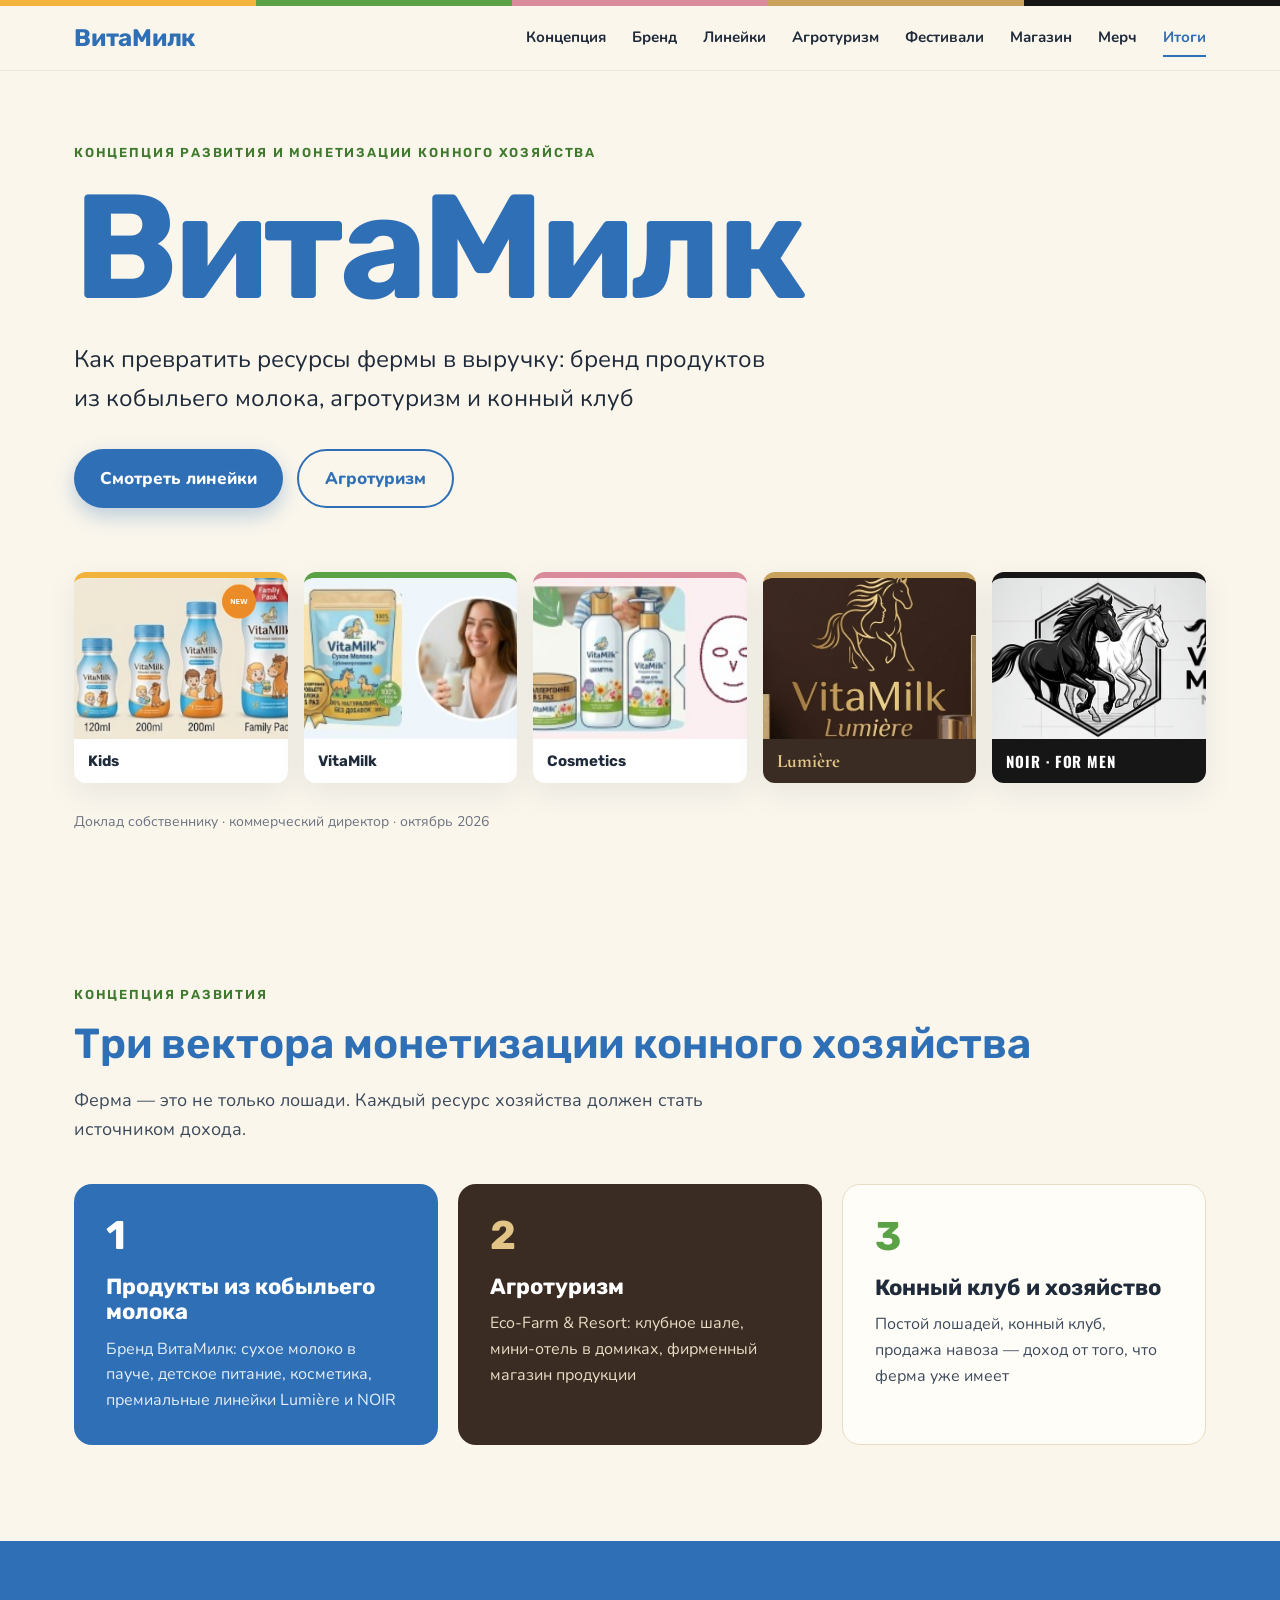
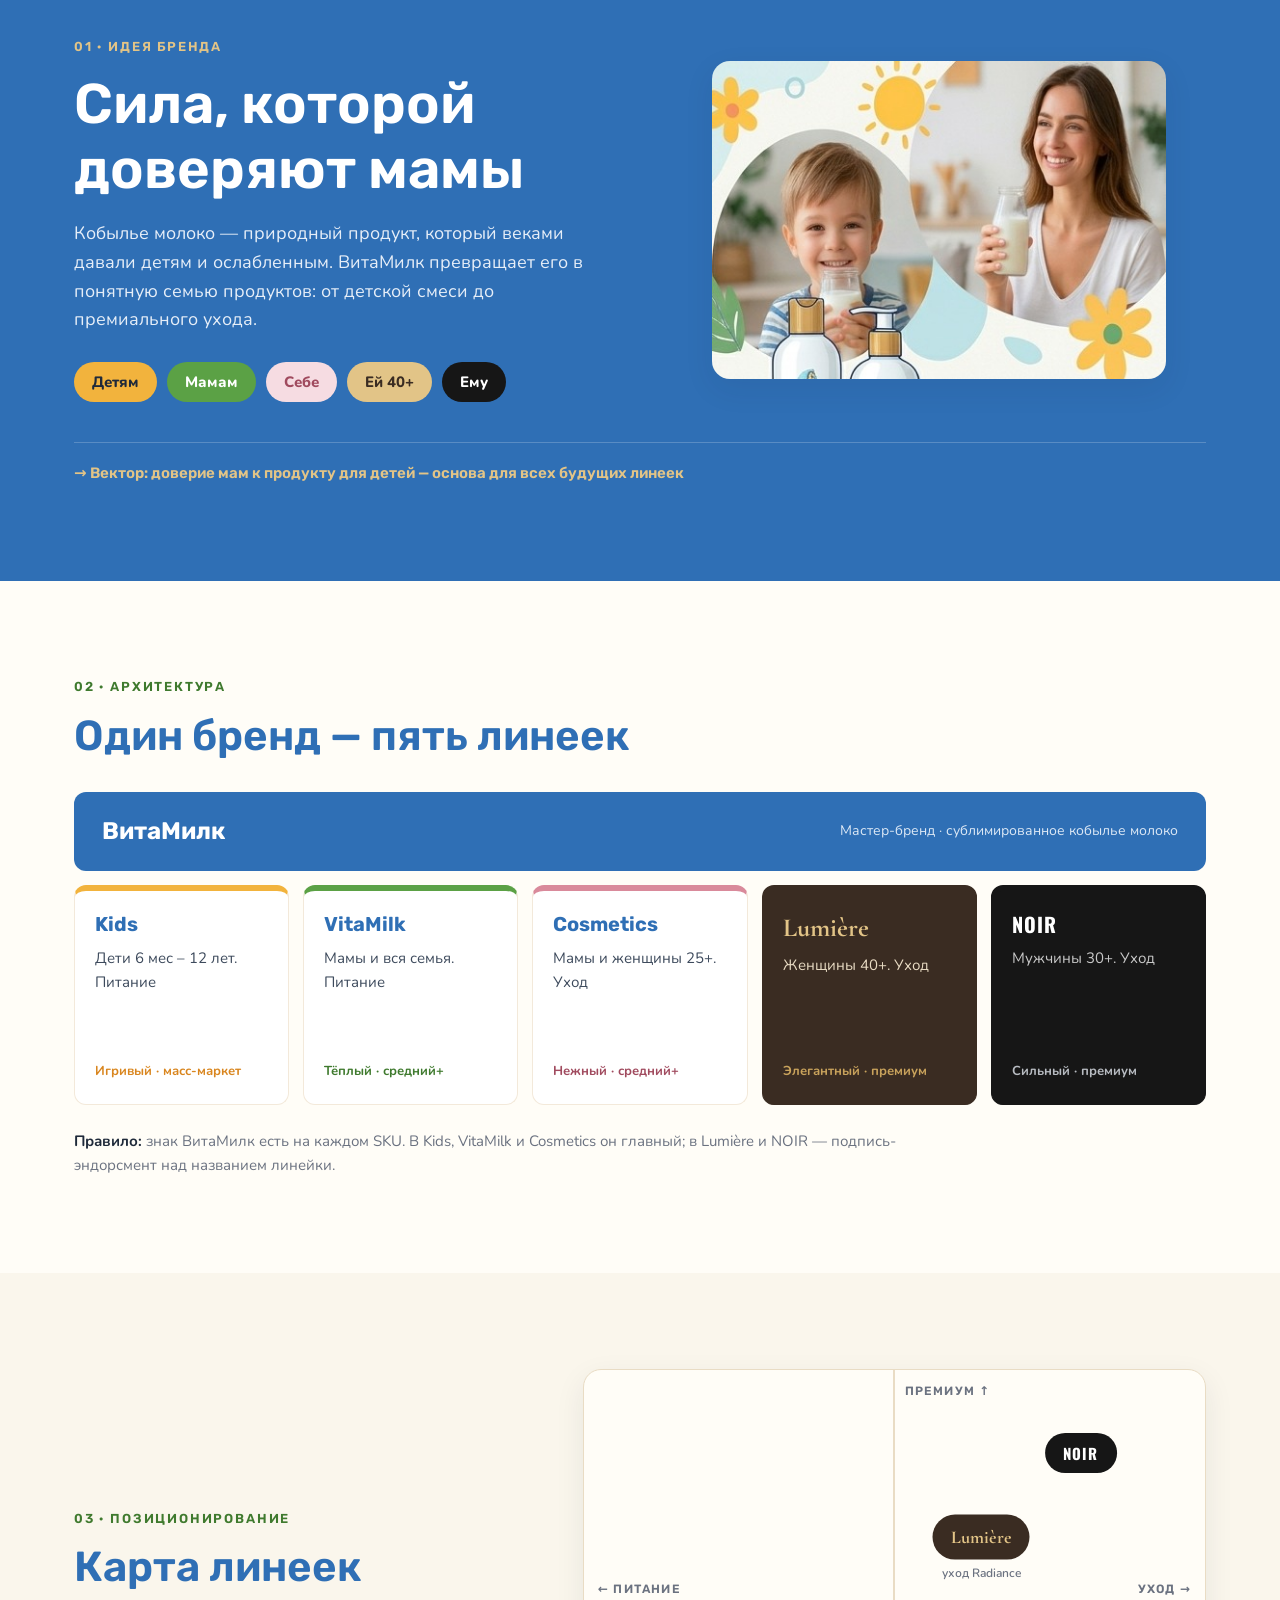
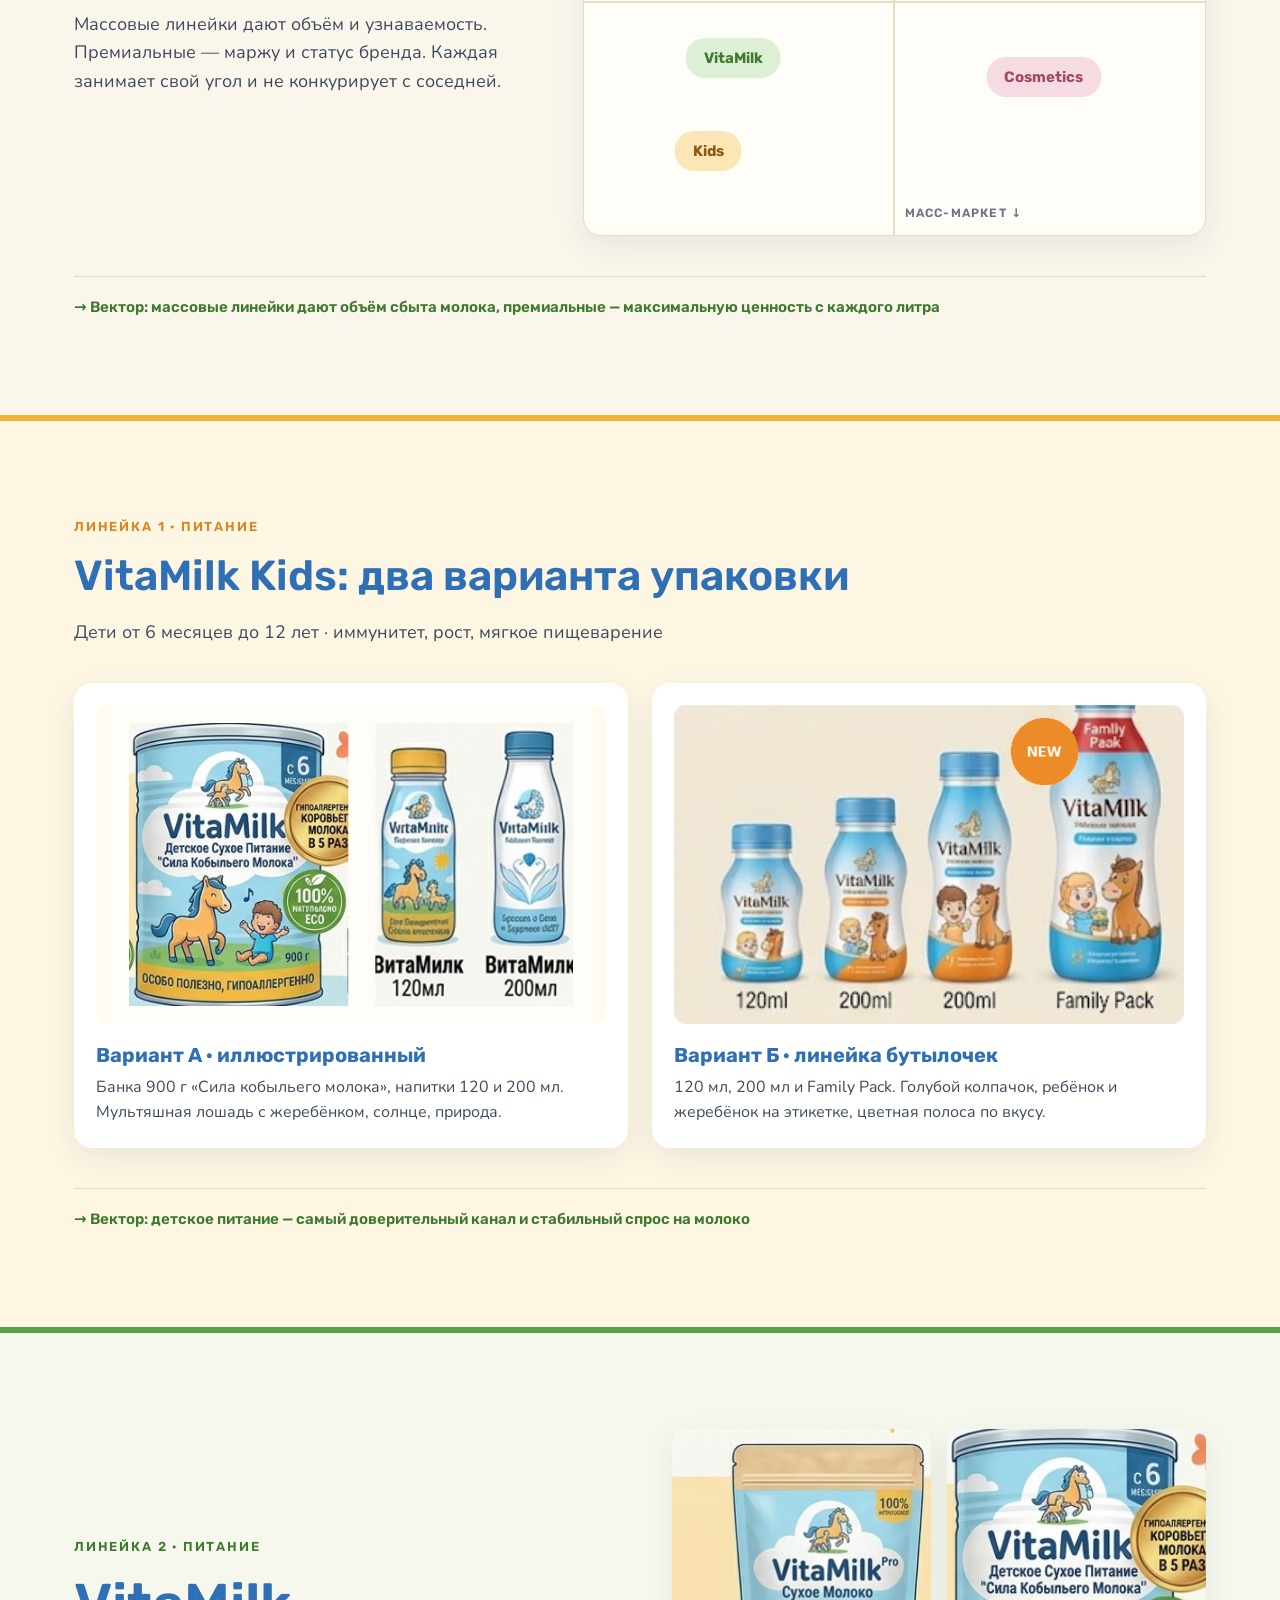
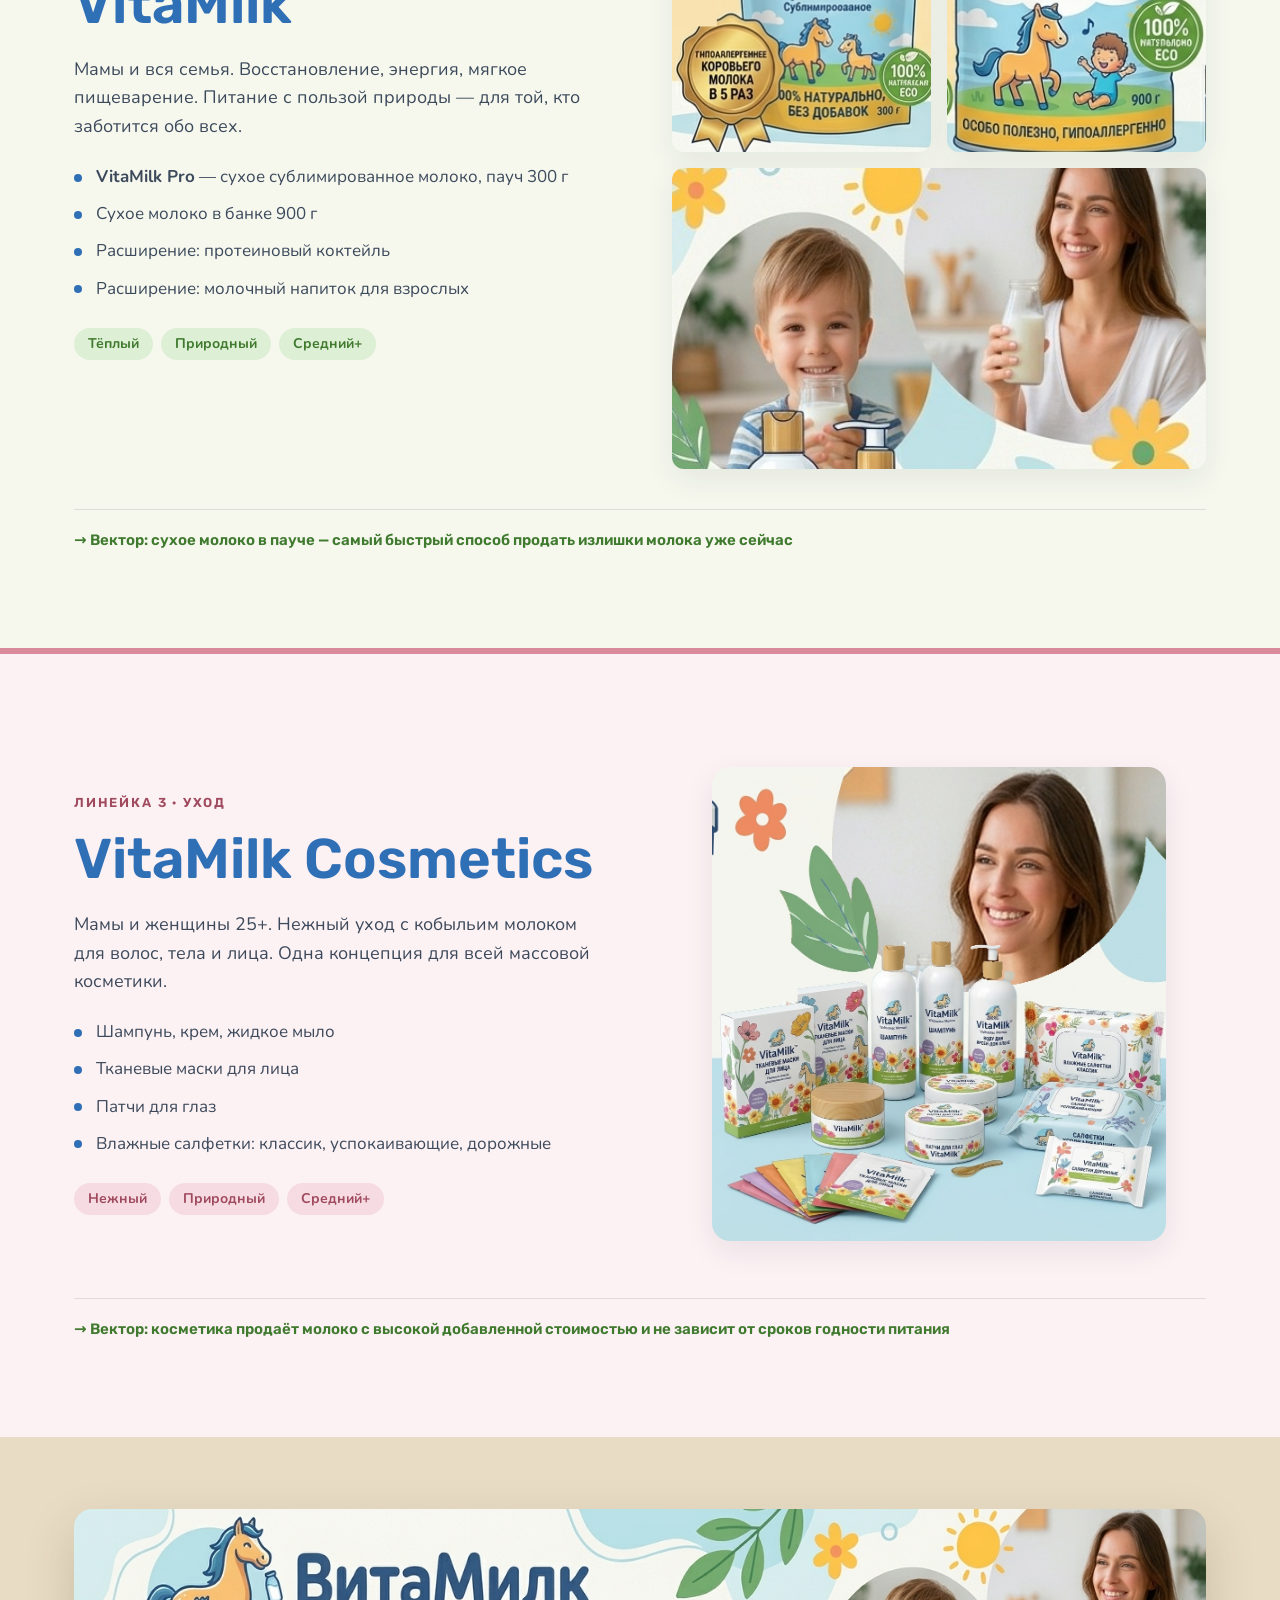
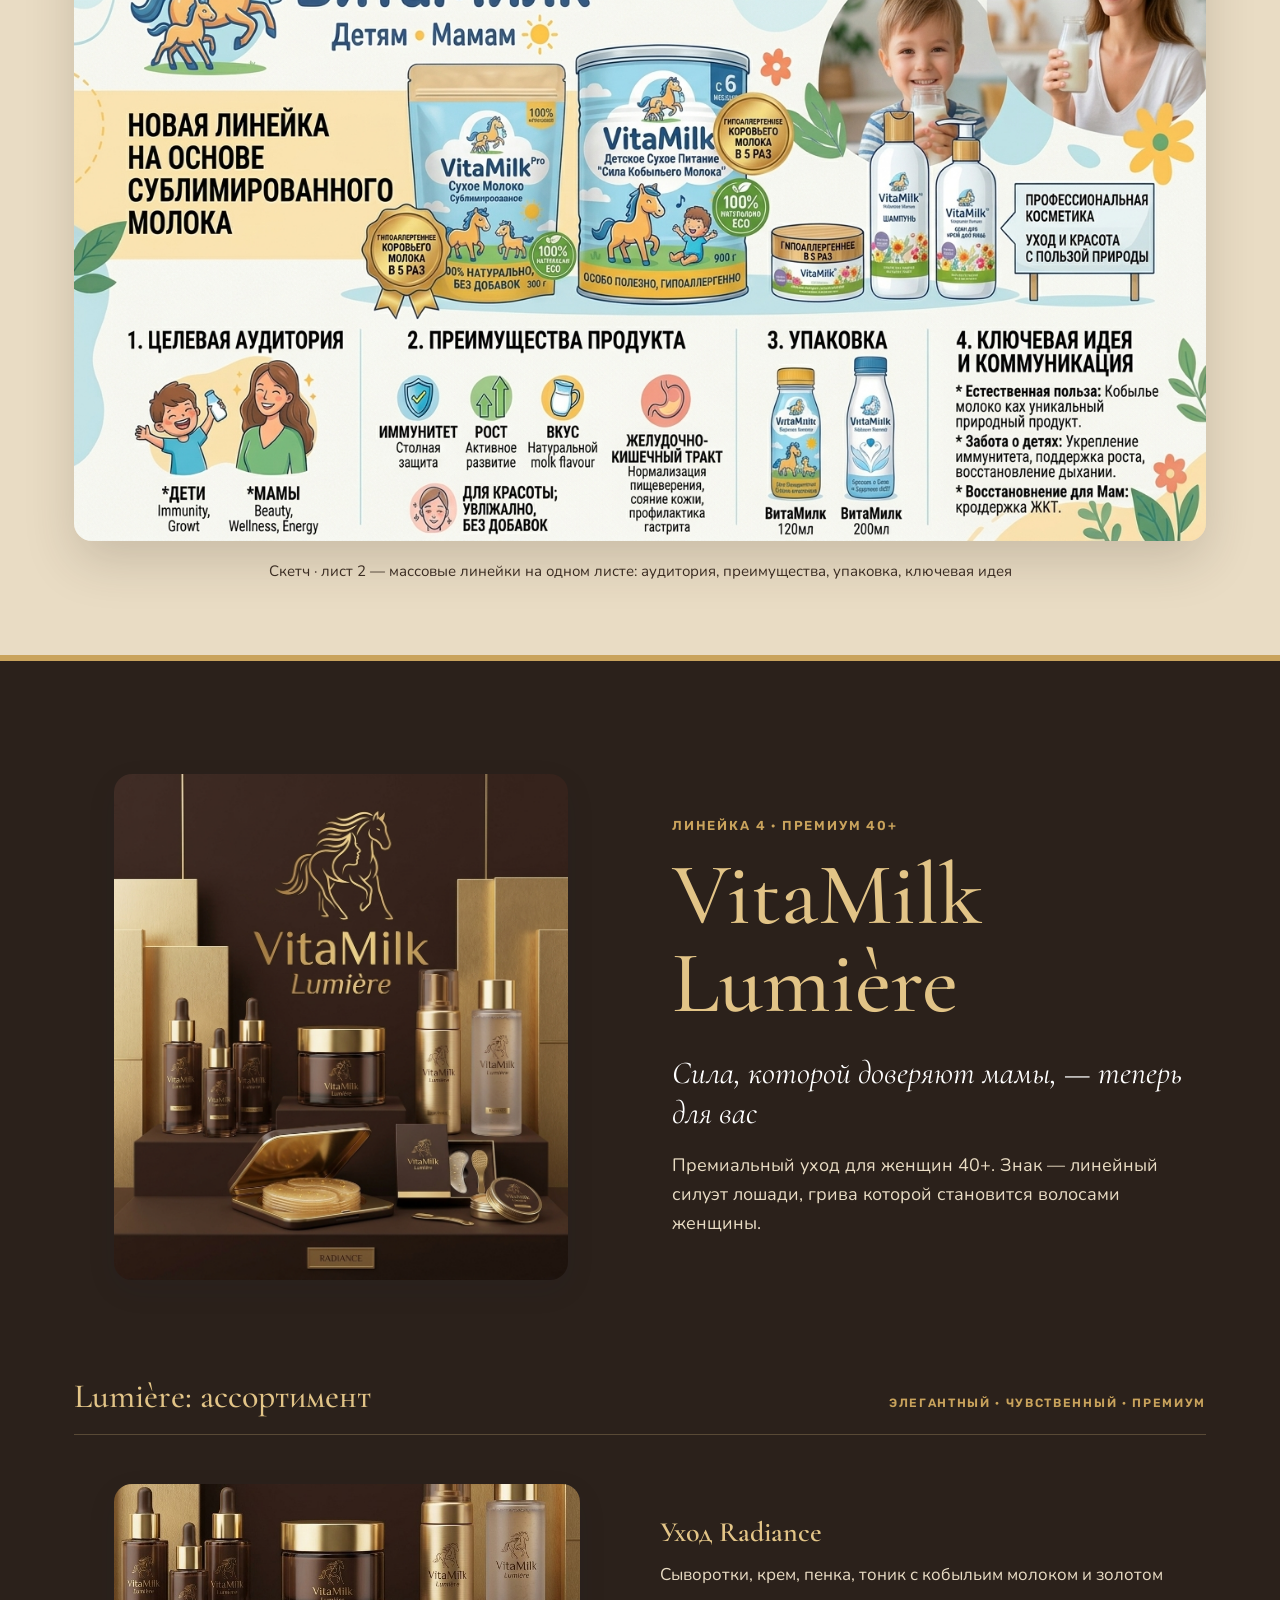
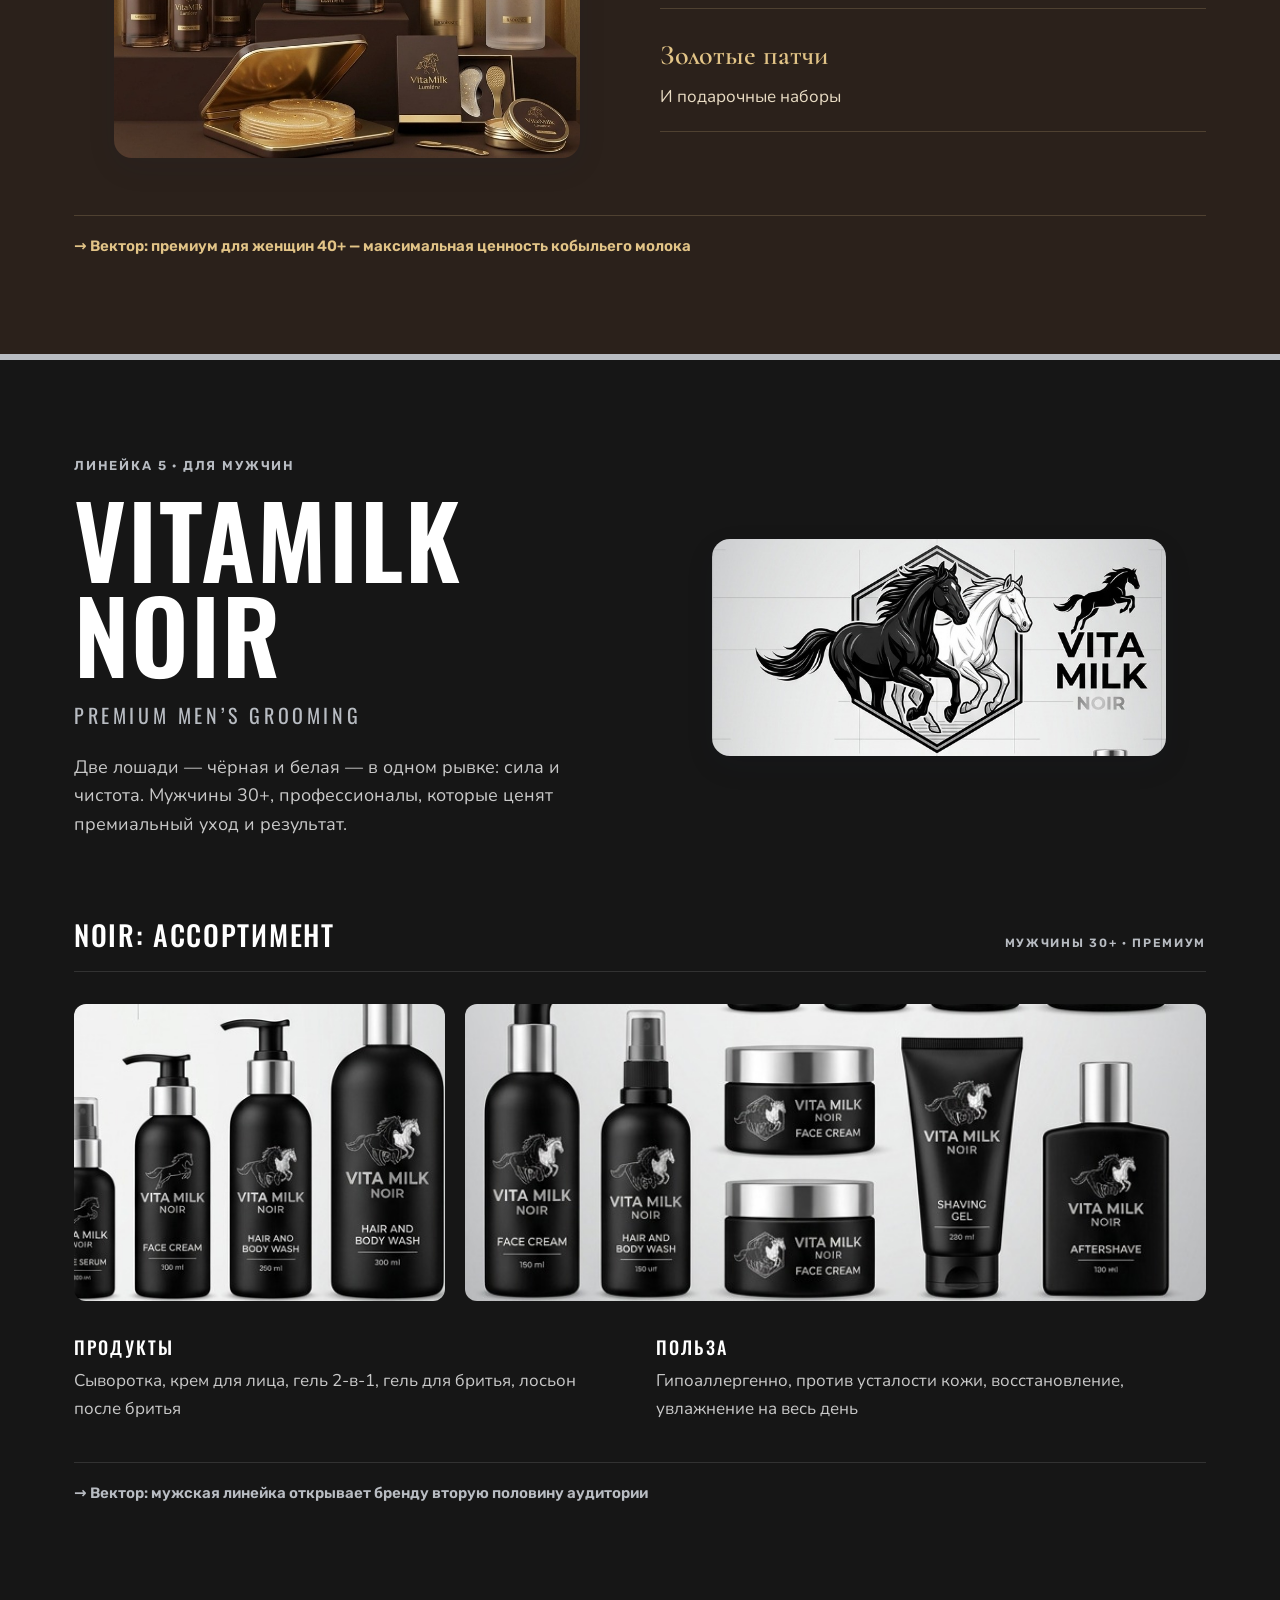
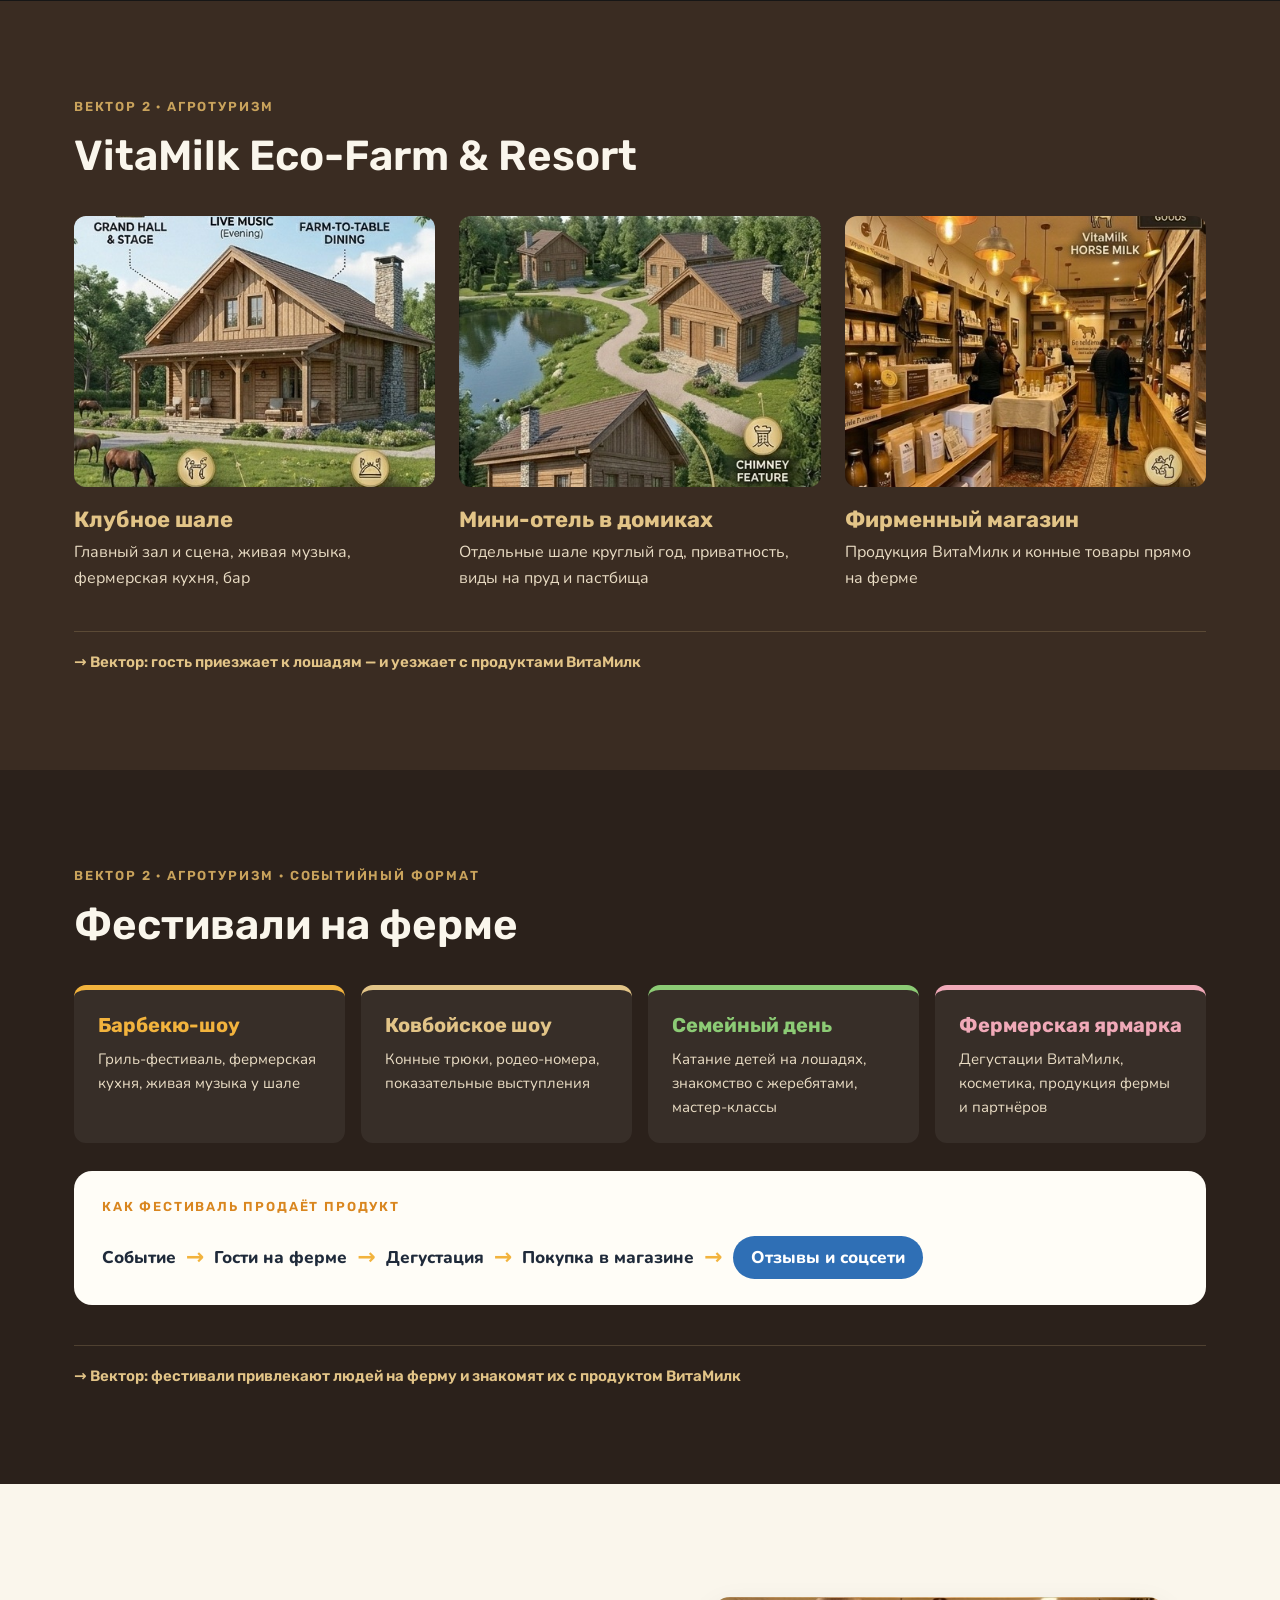
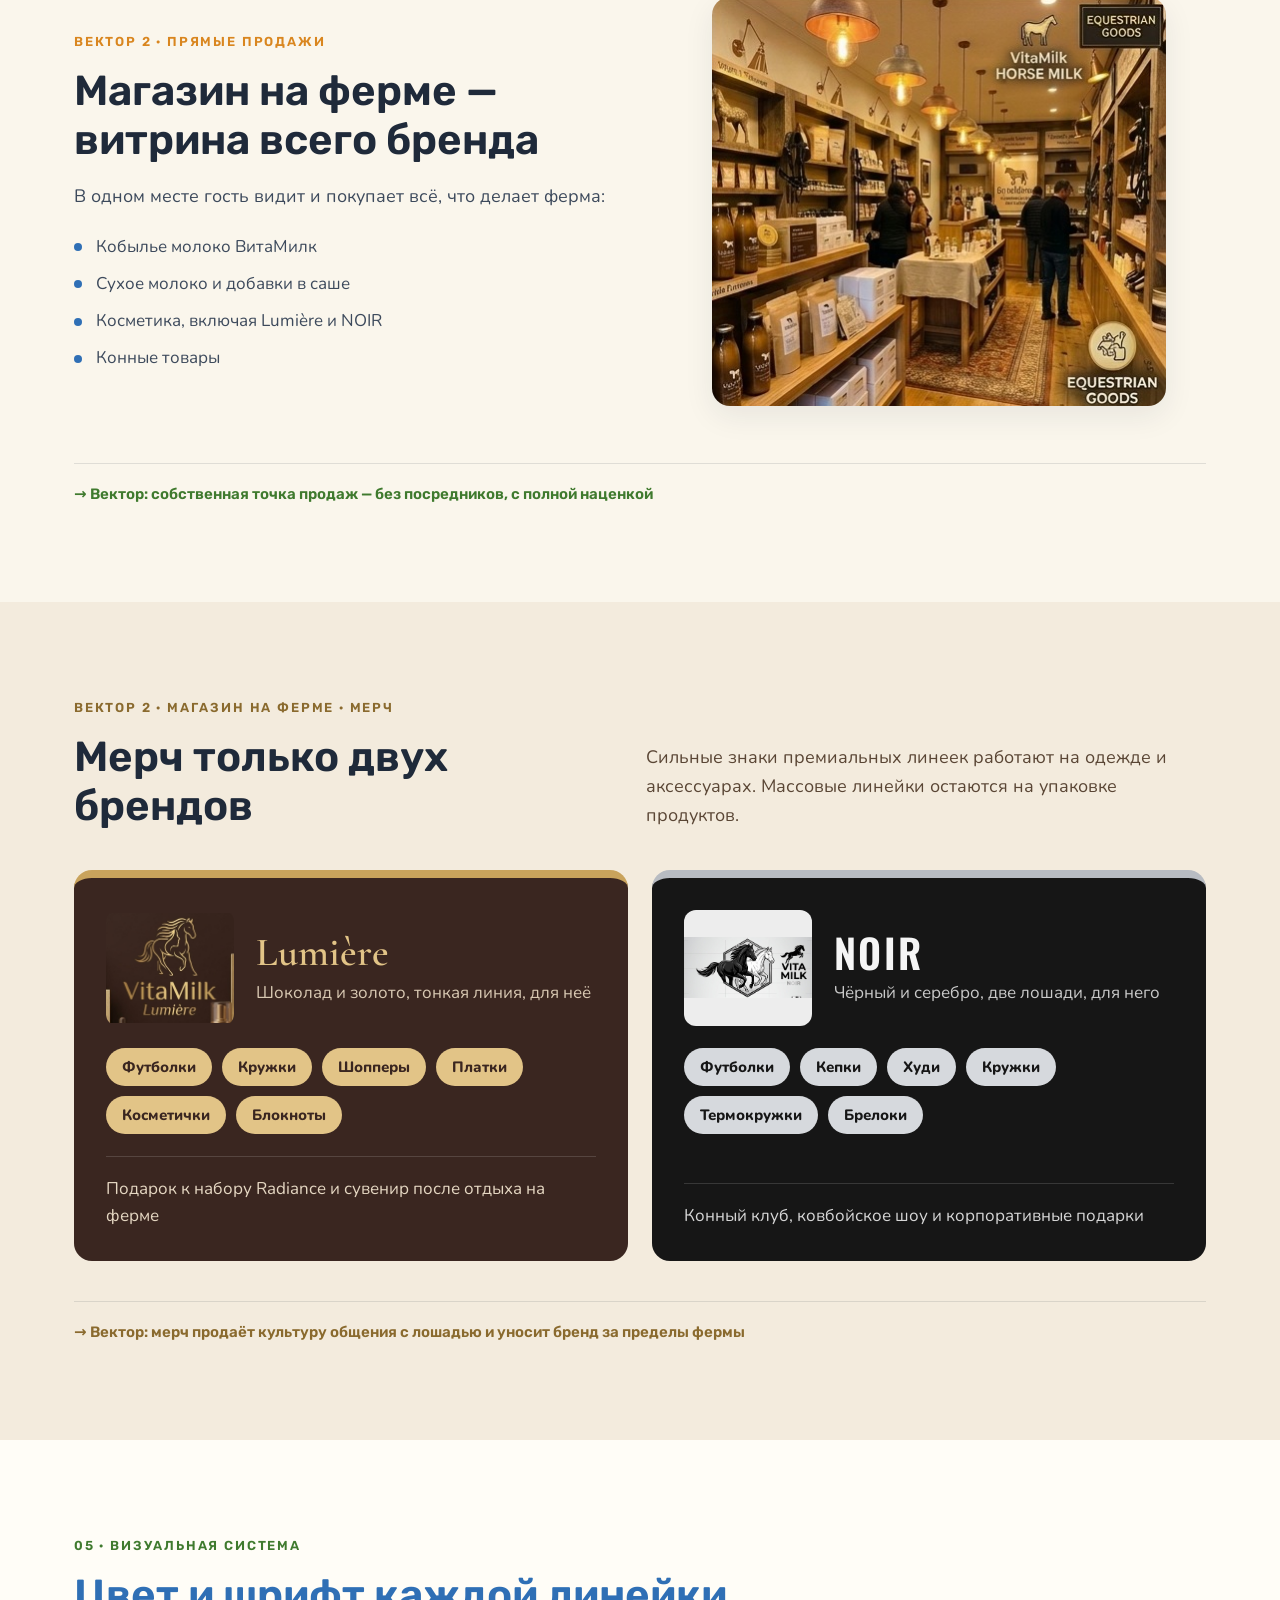
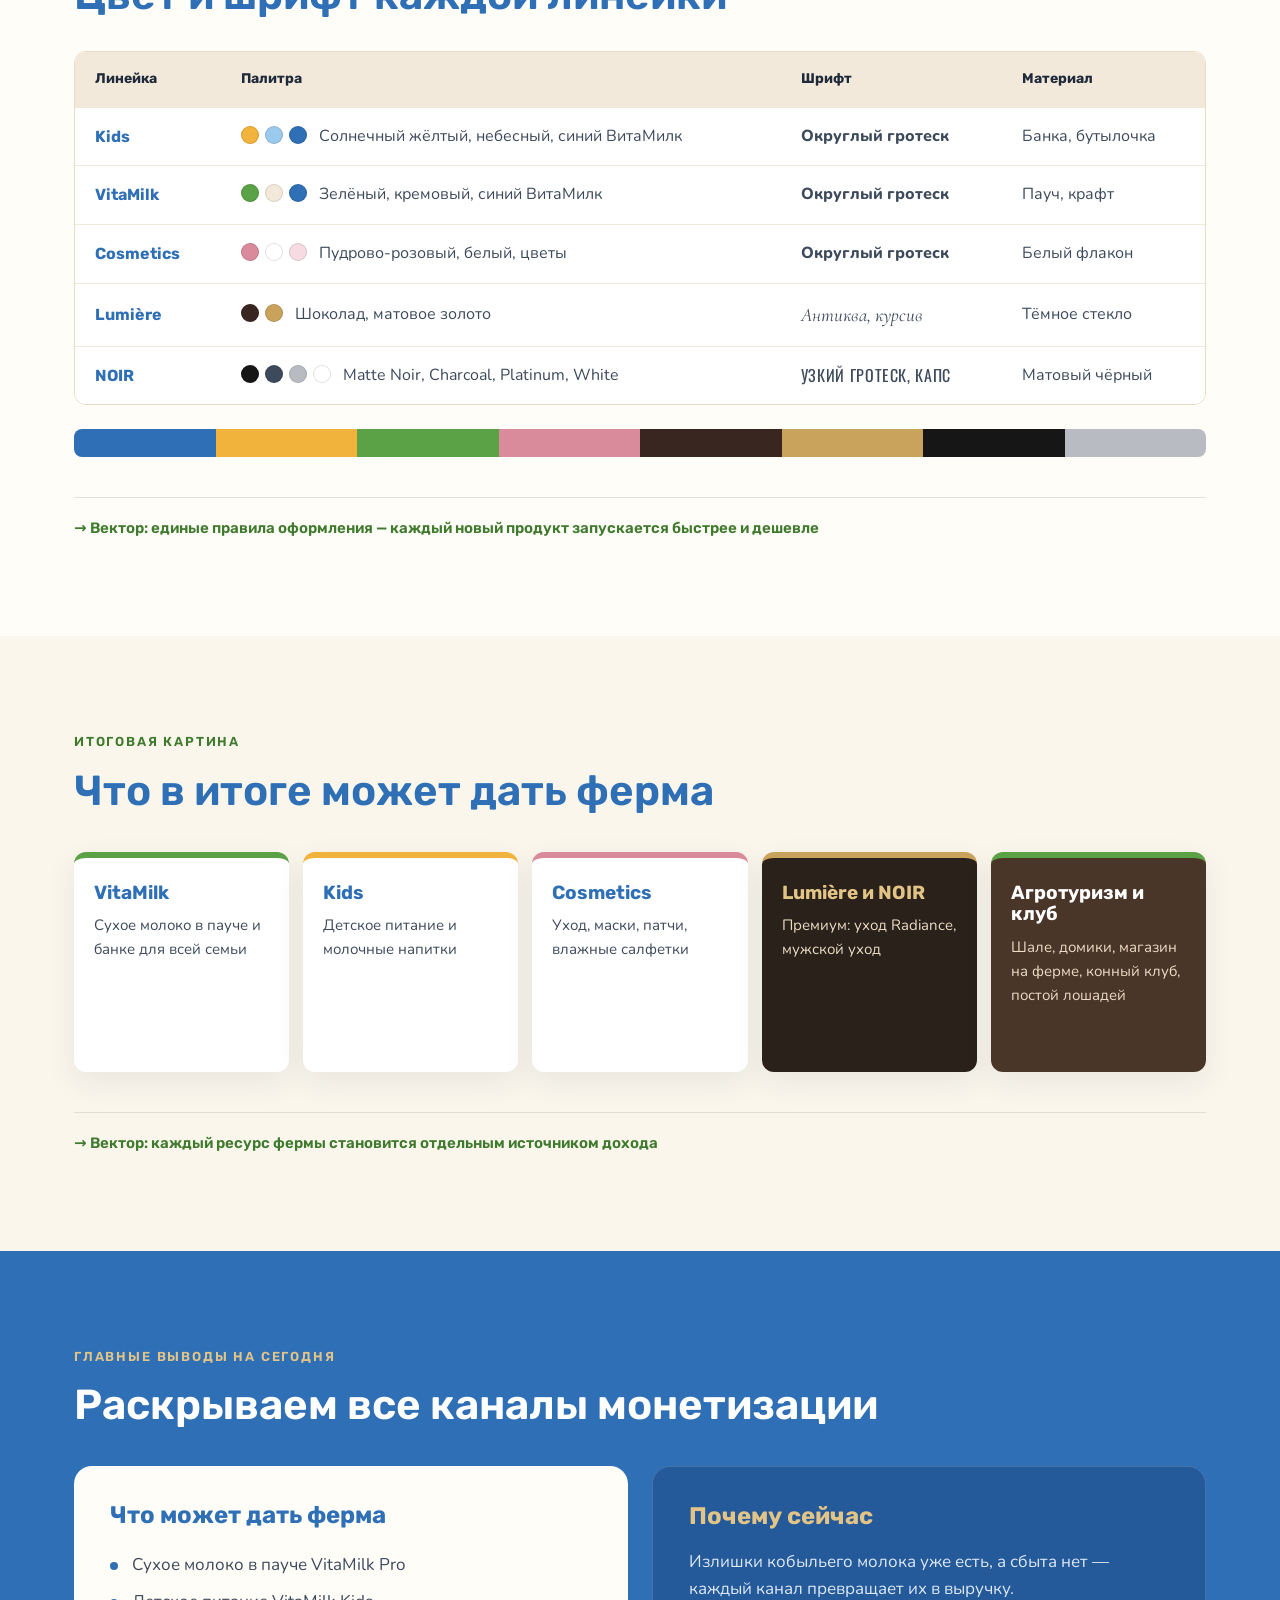
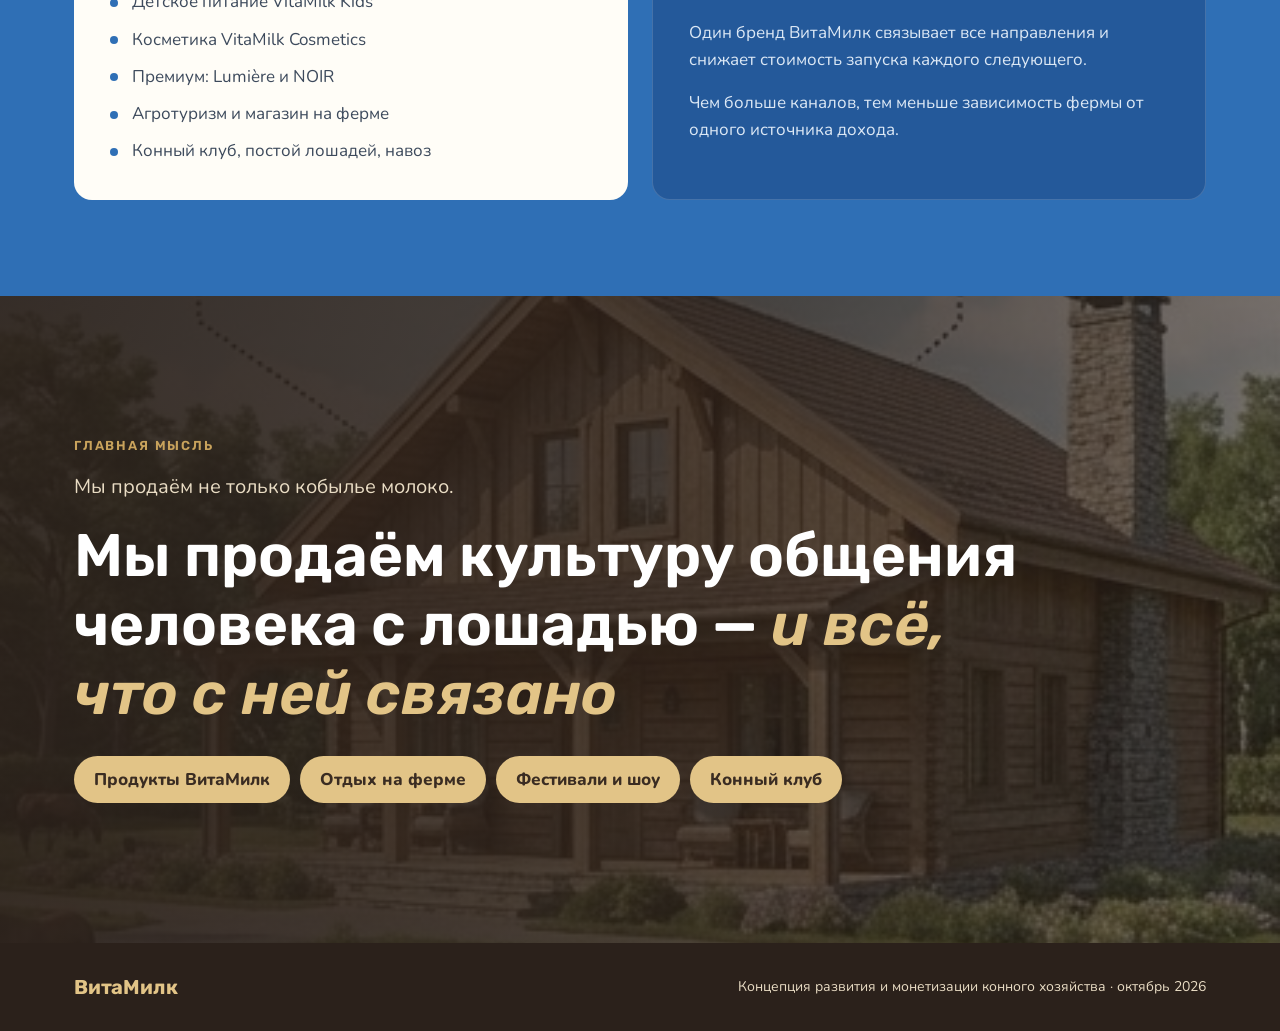
<file: index.html>
<!doctype html>
<html lang="ru">
<head>
  <meta charset="utf-8">
  <meta name="viewport" content="width=device-width, initial-scale=1">
  <title>ВитаМилк — концепция развития конного хозяйства</title>
  <meta name="description" content="Как превратить ресурсы фермы в выручку: бренд продуктов из кобыльего молока ВитаМилк, агротуризм и конный клуб.">
  <link rel="preconnect" href="https://fonts.googleapis.com">
  <link rel="preconnect" href="https://fonts.gstatic.com" crossorigin>
  <link href="https://fonts.googleapis.com/css2?family=Cormorant+Garamond:ital,wght@0,500;0,600;1,500&family=Nunito:wght@400;600;700;800&family=Oswald:wght@500;600&family=Rubik:wght@500;600;700&display=swap" rel="stylesheet">
  <link rel="stylesheet" href="styles.css">
</head>
<body>

<div class="brand-stripes" aria-hidden="true"><span></span><span></span><span></span><span></span><span></span></div>

<header class="site-header">
  <div class="container header-inner">
    <a class="logo" href="#top">ВитаМилк</a>
    <button class="nav-toggle" aria-expanded="false" aria-controls="nav" aria-label="Меню">
      <span></span><span></span><span></span>
    </button>
    <nav id="nav" class="nav">
      <a href="#vectors">Концепция</a>
      <a href="#brand">Бренд</a>
      <a href="#kids">Линейки</a>
      <a href="#resort">Агротуризм</a>
      <a href="#festivals">Фестивали</a>
      <a href="#shop">Магазин</a>
      <a href="#merch">Мерч</a>
      <a href="#summary">Итоги</a>
    </nav>
  </div>
</header>

<main id="top">

  <!-- 1 · Титул -->
  <section class="hero section--cream">
    <div class="container">
      <p class="eyebrow eyebrow--green">Концепция развития и монетизации конного хозяйства</p>
      <h1 class="hero-title">ВитаМилк</h1>
      <p class="hero-lead">Как превратить ресурсы фермы в выручку: бренд продуктов из кобыльего молока, агротуризм и конный клуб</p>
      <div class="hero-actions">
        <a class="btn btn--blue" href="#lines">Смотреть линейки</a>
        <a class="btn btn--ghost" href="#resort">Агротуризм</a>
      </div>

      <ul class="hero-lines">
        <li class="line-tile line-tile--kids"><img src="assets/img/kids-bottles.png" alt="Бутылочки VitaMilk Kids"><span>Kids</span></li>
        <li class="line-tile line-tile--vitamilk"><img src="assets/img/hero-vitamilk.jpg" alt="Сухое молоко VitaMilk в пауче"><span>VitaMilk</span></li>
        <li class="line-tile line-tile--cosmetics"><img src="assets/img/hero-cosmetics.jpg" alt="Косметика VitaMilk Cosmetics"><span>Cosmetics</span></li>
        <li class="line-tile line-tile--lumiere"><img src="assets/img/hero-lumiere.jpg" alt="Премиальная линейка Lumière"><span>Lumière</span></li>
        <li class="line-tile line-tile--noir"><img src="assets/img/noir-logo.jpg" alt="Знак VitaMilk NOIR"><span>NOIR · for Men</span></li>
      </ul>
      <p class="hero-meta">Доклад собственнику · коммерческий директор · октябрь 2026</p>
    </div>
  </section>

  <!-- 2 · Три вектора -->
  <section id="vectors" class="section section--cream">
    <div class="container">
      <p class="eyebrow eyebrow--green">Концепция развития</p>
      <h2 class="h2 h2--blue">Три вектора монетизации конного хозяйства</h2>
      <p class="lead">Ферма — это не только лошади. Каждый ресурс хозяйства должен стать источником дохода.</p>
      <div class="vectors reveal">
        <a class="vector vector--blue" href="#lines">
          <span class="vector-num">1</span>
          <h3>Продукты из кобыльего молока</h3>
          <p>Бренд ВитаМилк: сухое молоко в пауче, детское питание, косметика, премиальные линейки Lumière и NOIR</p>
        </a>
        <a class="vector vector--choc" href="#resort">
          <span class="vector-num">2</span>
          <h3>Агротуризм</h3>
          <p>Eco-Farm &amp; Resort: клубное шале, мини-отель в домиках, фирменный магазин продукции</p>
        </a>
        <a class="vector vector--light" href="#summary">
          <span class="vector-num">3</span>
          <h3>Конный клуб и хозяйство</h3>
          <p>Постой лошадей, конный клуб, продажа навоза — доход от того, что ферма уже имеет</p>
        </a>
      </div>
    </div>
  </section>

  <!-- 3 · Идея бренда -->
  <section id="brand" class="section section--blue">
    <div class="container split">
      <div class="split-text">
        <p class="eyebrow eyebrow--yellow">01 · Идея бренда</p>
        <h2 class="h2 h2--xl">Сила, которой доверяют мамы</h2>
        <p class="lead lead--light">Кобылье молоко — природный продукт, который веками давали детям и ослабленным. ВитаМилк превращает его в понятную семью продуктов: от детской смеси до премиального ухода.</p>
        <ul class="chips">
          <li class="chip chip--yellow">Детям</li>
          <li class="chip chip--green">Мамам</li>
          <li class="chip chip--pink">Себе</li>
          <li class="chip chip--gold">Ей 40+</li>
          <li class="chip chip--black">Ему</li>
        </ul>
      </div>
      <figure class="split-media reveal">
        <img class="rounded" src="assets/img/mom-child.jpg" alt="Мама и ребёнок с кобыльим молоком">
      </figure>
    </div>
    <div class="container"><p class="vector-note vector-note--light">Вектор: доверие мам к продукту для детей — основа для всех будущих линеек</p></div>
  </section>

  <!-- 4 · Архитектура -->
  <section class="section section--white">
    <div class="container">
      <p class="eyebrow eyebrow--green">02 · Архитектура</p>
      <h2 class="h2 h2--blue">Один бренд — пять линеек</h2>
      <div class="master reveal">
        <strong>ВитаМилк</strong>
        <span>Мастер-бренд · сублимированное кобылье молоко</span>
      </div>
      <div class="arch reveal">
        <a href="#kids" class="arch-card arch-card--kids">
          <h3>Kids</h3><p>Дети 6 мес – 12 лет. Питание</p><small>Игривый · масс-маркет</small>
        </a>
        <a href="#vitamilk" class="arch-card arch-card--vitamilk">
          <h3>VitaMilk</h3><p>Мамы и вся семья. Питание</p><small>Тёплый · средний+</small>
        </a>
        <a href="#cosmetics" class="arch-card arch-card--cosmetics">
          <h3>Cosmetics</h3><p>Мамы и женщины 25+. Уход</p><small>Нежный · средний+</small>
        </a>
        <a href="#lumiere" class="arch-card arch-card--lumiere">
          <h3>Lumière</h3><p>Женщины 40+. Уход</p><small>Элегантный · премиум</small>
        </a>
        <a href="#noir" class="arch-card arch-card--noir">
          <h3>NOIR</h3><p>Мужчины 30+. Уход</p><small>Сильный · премиум</small>
        </a>
      </div>
      <p class="rule"><b>Правило:</b> знак ВитаМилк есть на каждом SKU. В Kids, VitaMilk и Cosmetics он главный; в Lumière и NOIR — подпись-эндорсмент над названием линейки.</p>
    </div>
  </section>

  <!-- 5 · Позиционирование -->
  <section class="section section--cream">
    <div class="container split split--map">
      <div class="split-text">
        <p class="eyebrow eyebrow--green">03 · Позиционирование</p>
        <h2 class="h2 h2--blue">Карта линеек</h2>
        <p class="lead">Массовые линейки дают объём и узнаваемость. Премиальные — маржу и статус бренда. Каждая занимает свой угол и не конкурирует с соседней.</p>
      </div>
      <div class="map reveal" role="img" aria-label="Карта позиционирования: по вертикали масс-маркет — премиум, по горизонтали питание — уход">
        <span class="map-axis map-axis--top">Премиум ↑</span>
        <span class="map-axis map-axis--bottom">Масс-маркет ↓</span>
        <span class="map-axis map-axis--left">← Питание</span>
        <span class="map-axis map-axis--right">Уход →</span>
        <span class="map-dot map-dot--lumiere">Lumière<small>уход Radiance</small></span>
        <span class="map-dot map-dot--noir">NOIR</span>
        <span class="map-dot map-dot--vitamilk">VitaMilk</span>
        <span class="map-dot map-dot--cosmetics">Cosmetics</span>
        <span class="map-dot map-dot--kids">Kids</span>
      </div>
    </div>
    <div class="container"><p class="vector-note">Вектор: массовые линейки дают объём сбыта молока, премиальные — максимальную ценность с каждого литра</p></div>
  </section>

  <div id="lines" class="anchor"></div>

  <!-- 6 · Kids -->
  <section id="kids" class="section section--kids line-section">
    <div class="container">
      <p class="eyebrow eyebrow--orange">Линейка 1 · Питание</p>
      <h2 class="h2 h2--blue">VitaMilk Kids: два варианта упаковки</h2>
      <p class="lead">Дети от 6 месяцев до 12 лет · иммунитет, рост, мягкое пищеварение</p>
      <div class="variants reveal">
        <article class="variant">
          <img src="assets/img/kids-illustrated.png" alt="Вариант А: банка 900 г и напитки 120 и 200 мл">
          <h3>Вариант А · иллюстрированный</h3>
          <p>Банка 900 г «Сила кобыльего молока», напитки 120 и 200 мл. Мультяшная лошадь с жеребёнком, солнце, природа.</p>
        </article>
        <article class="variant">
          <img src="assets/img/kids-bottles.png" alt="Вариант Б: бутылочки 120 мл, 200 мл и Family Pack">
          <h3>Вариант Б · линейка бутылочек</h3>
          <p>120 мл, 200 мл и Family Pack. Голубой колпачок, ребёнок и жеребёнок на этикетке, цветная полоса по вкусу.</p>
        </article>
      </div>
      <p class="vector-note">Вектор: детское питание — самый доверительный канал и стабильный спрос на молоко</p>
    </div>
  </section>

  <!-- 7 · VitaMilk -->
  <section id="vitamilk" class="section section--vitamilk line-section">
    <div class="container split">
      <div class="split-text">
        <p class="eyebrow eyebrow--green">Линейка 2 · Питание</p>
        <h2 class="h2 h2--blue h2--xl">VitaMilk</h2>
        <p class="lead">Мамы и вся семья. Восстановление, энергия, мягкое пищеварение. Питание с пользой природы — для той, кто заботится обо всех.</p>
        <ul class="list">
          <li><b>VitaMilk Pro</b> — сухое сублимированное молоко, пауч 300 г</li>
          <li>Сухое молоко в банке 900 г</li>
          <li>Расширение: протеиновый коктейль</li>
          <li>Расширение: молочный напиток для взрослых</li>
        </ul>
        <ul class="tags tags--green"><li>Тёплый</li><li>Природный</li><li>Средний+</li></ul>
      </div>
      <div class="split-media gallery-vm reveal">
        <img src="assets/img/vitamilk-pouch.png" alt="VitaMilk Pro — пауч 300 г">
        <img src="assets/img/vitamilk-tin.png" alt="Сухое молоко VitaMilk в банке 900 г">
        <img class="wide" src="assets/img/mom-child.jpg" alt="Мама и ребёнок пьют молоко">
      </div>
    </div>
    <div class="container"><p class="vector-note">Вектор: сухое молоко в пауче — самый быстрый способ продать излишки молока уже сейчас</p></div>
  </section>

  <!-- 8 · Cosmetics -->
  <section id="cosmetics" class="section section--cosmetics line-section">
    <div class="container split">
      <div class="split-text">
        <p class="eyebrow eyebrow--rose">Линейка 3 · Уход</p>
        <h2 class="h2 h2--blue h2--xl">VitaMilk Cosmetics</h2>
        <p class="lead">Мамы и женщины 25+. Нежный уход с кобыльим молоком для волос, тела и лица. Одна концепция для всей массовой косметики.</p>
        <ul class="list">
          <li>Шампунь, крем, жидкое мыло</li>
          <li>Тканевые маски для лица</li>
          <li>Патчи для глаз</li>
          <li>Влажные салфетки: классик, успокаивающие, дорожные</li>
        </ul>
        <ul class="tags tags--pink"><li>Нежный</li><li>Природный</li><li>Средний+</li></ul>
      </div>
      <figure class="split-media reveal">
        <img class="rounded" src="assets/img/cosmetics.jpg" alt="Линейка VitaMilk Cosmetics: шампунь, крем, маски, салфетки">
      </figure>
    </div>
    <div class="container"><p class="vector-note">Вектор: косметика продаёт молоко с высокой добавленной стоимостью и не зависит от сроков годности питания</p></div>
  </section>

  <!-- 9 · Скетч -->
  <section class="section section--sand">
    <div class="container">
      <figure class="sketch reveal">
        <img src="assets/img/sketch-mass.jpg" alt="Скетч массовых линеек: аудитория, преимущества, упаковка, ключевая идея">
        <figcaption>Скетч · лист 2 — массовые линейки на одном листе: аудитория, преимущества, упаковка, ключевая идея</figcaption>
      </figure>
    </div>
  </section>

  <!-- 10–11 · Lumière -->
  <section id="lumiere" class="section section--lumiere line-section">
    <div class="container split split--reverse">
      <div class="split-text">
        <p class="eyebrow eyebrow--gold">Линейка 4 · Премиум 40+</p>
        <h2 class="lumiere-title">VitaMilk<br>Lumière</h2>
        <p class="lumiere-tagline">Сила, которой доверяют мамы, — теперь для вас</p>
        <p class="lead lead--cream">Премиальный уход для женщин 40+. Знак — линейный силуэт лошади, грива которой становится волосами женщины.</p>
      </div>
      <figure class="split-media reveal">
        <img class="rounded" src="assets/img/lumiere-hero.jpg" alt="VitaMilk Lumière: тёмное стекло и золотые крышки">
      </figure>
    </div>

    <div class="container lumiere-range">
      <div class="range-head">
        <h3>Lumière: ассортимент</h3>
        <span>Элегантный · чувственный · премиум</span>
      </div>
      <div class="split split--tight">
        <figure class="split-media reveal"><img class="rounded" src="assets/img/lumiere-range.jpg" alt="Ассортимент Lumière: сыворотки, крема, патчи"></figure>
        <dl class="range-list">
          <div><dt>Уход Radiance</dt><dd>Сыворотки, крем, пенка, тоник с кобыльим молоком и золотом</dd></div>
          <div><dt>Золотые патчи</dt><dd>И подарочные наборы</dd></div>
        </dl>
      </div>
      <p class="vector-note vector-note--gold">Вектор: премиум для женщин 40+ — максимальная ценность кобыльего молока</p>
    </div>
  </section>

  <!-- 12–13 · NOIR -->
  <section id="noir" class="section section--noir line-section">
    <div class="container split">
      <div class="split-text">
        <p class="eyebrow eyebrow--silver">Линейка 5 · Для мужчин</p>
        <h2 class="noir-title">VitaMilk<br>NOIR</h2>
        <p class="noir-sub">Premium men’s grooming</p>
        <p class="lead lead--silver">Две лошади — чёрная и белая — в одном рывке: сила и чистота. Мужчины 30+, профессионалы, которые ценят премиальный уход и результат.</p>
      </div>
      <figure class="split-media reveal">
        <img class="rounded" src="assets/img/noir-logo.jpg" alt="Знак VitaMilk NOIR: чёрная и белая лошади">
      </figure>
    </div>

    <div class="container noir-range">
      <div class="range-head range-head--noir">
        <h3>NOIR: ассортимент</h3>
        <span>Мужчины 30+ · премиум</span>
      </div>
      <div class="noir-grid reveal">
        <img src="assets/img/noir-bottles.jpg" alt="Флаконы NOIR: крем для лица, шампунь и гель для тела">
        <img src="assets/img/noir-range.jpg" alt="Линейка NOIR: сыворотка, крем, гели, лосьон">
      </div>
      <div class="noir-cols">
        <div><h4>Продукты</h4><p>Сыворотка, крем для лица, гель 2-в-1, гель для бритья, лосьон после бритья</p></div>
        <div><h4>Польза</h4><p>Гипоаллергенно, против усталости кожи, восстановление, увлажнение на весь день</p></div>
      </div>
      <p class="vector-note vector-note--silver">Вектор: мужская линейка открывает бренду вторую половину аудитории</p>
    </div>
  </section>

  <!-- 14 · Eco-Farm & Resort -->
  <section id="resort" class="section section--choc">
    <div class="container">
      <p class="eyebrow eyebrow--gold">Вектор 2 · Агротуризм</p>
      <h2 class="h2 h2--cream">VitaMilk Eco-Farm &amp; Resort</h2>
      <div class="resort reveal">
        <article class="resort-card">
          <img src="assets/img/chalet.jpg" alt="Клубное шале на ферме">
          <h3>Клубное шале</h3>
          <p>Главный зал и сцена, живая музыка, фермерская кухня, бар</p>
        </article>
        <article class="resort-card">
          <img src="assets/img/cabins.jpg" alt="Мини-отель в домиках у пруда">
          <h3>Мини-отель в домиках</h3>
          <p>Отдельные шале круглый год, приватность, виды на пруд и пастбища</p>
        </article>
        <article class="resort-card">
          <img src="assets/img/shop.jpg" alt="Фирменный магазин на ферме">
          <h3>Фирменный магазин</h3>
          <p>Продукция ВитаМилк и конные товары прямо на ферме</p>
        </article>
      </div>
      <p class="vector-note vector-note--gold">Вектор: гость приезжает к лошадям — и уезжает с продуктами ВитаМилк</p>
    </div>
  </section>

  <!-- 15 · Фестивали -->
  <section id="festivals" class="section section--choc-deep">
    <div class="container">
      <p class="eyebrow eyebrow--gold">Вектор 2 · Агротуризм · Событийный формат</p>
      <h2 class="h2 h2--cream">Фестивали на ферме</h2>
      <div class="fests reveal">
        <article class="fest fest--yellow"><h3>Барбекю-шоу</h3><p>Гриль-фестиваль, фермерская кухня, живая музыка у шале</p></article>
        <article class="fest fest--gold"><h3>Ковбойское шоу</h3><p>Конные трюки, родео-номера, показательные выступления</p></article>
        <article class="fest fest--green"><h3>Семейный день</h3><p>Катание детей на лошадях, знакомство с жеребятами, мастер-классы</p></article>
        <article class="fest fest--pink"><h3>Фермерская ярмарка</h3><p>Дегустации ВитаМилк, косметика, продукция фермы и партнёров</p></article>
      </div>
      <div class="funnel reveal">
        <p class="funnel-title">Как фестиваль продаёт продукт</p>
        <ol class="funnel-steps">
          <li>Событие</li>
          <li>Гости на ферме</li>
          <li>Дегустация</li>
          <li>Покупка в магазине</li>
          <li class="is-final">Отзывы и соцсети</li>
        </ol>
      </div>
      <p class="vector-note vector-note--gold">Вектор: фестивали привлекают людей на ферму и знакомят их с продуктом ВитаМилк</p>
    </div>
  </section>

  <!-- 16 · Магазин -->
  <section id="shop" class="section section--cream">
    <div class="container split">
      <div class="split-text">
        <p class="eyebrow eyebrow--orange">Вектор 2 · Прямые продажи</p>
        <h2 class="h2 h2--dark">Магазин на ферме — витрина всего бренда</h2>
        <p class="lead">В одном месте гость видит и покупает всё, что делает ферма:</p>
        <ul class="list">
          <li>Кобылье молоко ВитаМилк</li>
          <li>Сухое молоко и добавки в саше</li>
          <li>Косметика, включая Lumière и NOIR</li>
          <li>Конные товары</li>
        </ul>
      </div>
      <figure class="split-media reveal">
        <img class="rounded" src="assets/img/shop.jpg" alt="Интерьер фирменного магазина на ферме">
      </figure>
    </div>
    <div class="container"><p class="vector-note">Вектор: собственная точка продаж — без посредников, с полной наценкой</p></div>
  </section>

  <!-- 17 · Мерч -->
  <section id="merch" class="section section--merch">
    <div class="container">
      <div class="merch-head">
        <div>
          <p class="eyebrow eyebrow--brass">Вектор 2 · Магазин на ферме · Мерч</p>
          <h2 class="h2 h2--dark">Мерч только двух брендов</h2>
        </div>
        <p class="lead">Сильные знаки премиальных линеек работают на одежде и аксессуарах. Массовые линейки остаются на упаковке продуктов.</p>
      </div>
      <div class="merch reveal">
        <article class="merch-card merch-card--lumiere">
          <div class="merch-brand">
            <img src="assets/img/hero-lumiere.jpg" alt="Знак Lumière: золотой силуэт лошади с гривой-волосами женщины">
            <div>
              <h3>Lumière</h3>
              <p>Шоколад и золото, тонкая линия, для неё</p>
            </div>
          </div>
          <ul class="merch-items">
            <li>Футболки</li><li>Кружки</li><li>Шопперы</li><li>Платки</li><li>Косметички</li><li>Блокноты</li>
          </ul>
          <p class="merch-use">Подарок к набору Radiance и сувенир после отдыха на ферме</p>
        </article>
        <article class="merch-card merch-card--noir">
          <div class="merch-brand">
            <img src="assets/img/noir-logo.jpg" alt="Знак NOIR: две лошади, чёрная и белая">
            <div>
              <h3>NOIR</h3>
              <p>Чёрный и серебро, две лошади, для него</p>
            </div>
          </div>
          <ul class="merch-items">
            <li>Футболки</li><li>Кепки</li><li>Худи</li><li>Кружки</li><li>Термокружки</li><li>Брелоки</li>
          </ul>
          <p class="merch-use">Конный клуб, ковбойское шоу и корпоративные подарки</p>
        </article>
      </div>
      <p class="vector-note vector-note--brass">Вектор: мерч продаёт культуру общения с лошадью и уносит бренд за пределы фермы</p>
    </div>
  </section>

  <!-- 18 · Визуальная система -->
  <section class="section section--white">
    <div class="container">
      <p class="eyebrow eyebrow--green">05 · Визуальная система</p>
      <h2 class="h2 h2--blue">Цвет и шрифт каждой линейки</h2>
      <div class="table-wrap reveal">
        <table class="vis-table">
          <thead>
            <tr><th>Линейка</th><th>Палитра</th><th>Шрифт</th><th>Материал</th></tr>
          </thead>
          <tbody>
            <tr>
              <th scope="row">Kids</th>
              <td><span class="sw" style="--c:#F2B33D"></span><span class="sw" style="--c:#9CC9EE"></span><span class="sw" style="--c:#2F6FB5"></span>Солнечный жёлтый, небесный, синий ВитаМилк</td>
              <td class="f-round">Округлый гротеск</td><td>Банка, бутылочка</td>
            </tr>
            <tr>
              <th scope="row">VitaMilk</th>
              <td><span class="sw" style="--c:#5BA145"></span><span class="sw" style="--c:#F3E9DA"></span><span class="sw" style="--c:#2F6FB5"></span>Зелёный, кремовый, синий ВитаМилк</td>
              <td class="f-round">Округлый гротеск</td><td>Пауч, крафт</td>
            </tr>
            <tr>
              <th scope="row">Cosmetics</th>
              <td><span class="sw" style="--c:#D98A9B"></span><span class="sw" style="--c:#FFFFFF"></span><span class="sw" style="--c:#F6DCE2"></span>Пудрово-розовый, белый, цветы</td>
              <td class="f-round">Округлый гротеск</td><td>Белый флакон</td>
            </tr>
            <tr>
              <th scope="row">Lumière</th>
              <td><span class="sw" style="--c:#3A2620"></span><span class="sw" style="--c:#C9A35C"></span>Шоколад, матовое золото</td>
              <td class="f-serif">Антиква, курсив</td><td>Тёмное стекло</td>
            </tr>
            <tr>
              <th scope="row">NOIR</th>
              <td><span class="sw" style="--c:#161616"></span><span class="sw" style="--c:#3D4A5C"></span><span class="sw" style="--c:#B8BCC2"></span><span class="sw" style="--c:#FFFFFF"></span>Matte Noir, Charcoal, Platinum, White</td>
              <td class="f-condensed">Узкий гротеск, капс</td><td>Матовый чёрный</td>
            </tr>
          </tbody>
        </table>
      </div>
      <div class="palette-bar" aria-hidden="true">
        <span style="--c:#2F6FB5"></span><span style="--c:#F2B33D"></span><span style="--c:#5BA145"></span><span style="--c:#D98A9B"></span><span style="--c:#3A2620"></span><span style="--c:#C9A35C"></span><span style="--c:#161616"></span><span style="--c:#B8BCC2"></span>
      </div>
      <p class="vector-note">Вектор: единые правила оформления — каждый новый продукт запускается быстрее и дешевле</p>
    </div>
  </section>

  <!-- 18 · Итоговая картина -->
  <section id="summary" class="section section--cream">
    <div class="container">
      <p class="eyebrow eyebrow--green">Итоговая картина</p>
      <h2 class="h2 h2--blue">Что в итоге может дать ферма</h2>
      <div class="outcomes reveal">
        <article class="outcome outcome--green"><h3>VitaMilk</h3><p>Сухое молоко в пауче и банке для всей семьи</p></article>
        <article class="outcome outcome--yellow"><h3>Kids</h3><p>Детское питание и молочные напитки</p></article>
        <article class="outcome outcome--pink"><h3>Cosmetics</h3><p>Уход, маски, патчи, влажные салфетки</p></article>
        <article class="outcome outcome--dark"><h3>Lumière и NOIR</h3><p>Премиум: уход Radiance, мужской уход</p></article>
        <article class="outcome outcome--brown"><h3>Агротуризм и клуб</h3><p>Шале, домики, магазин на ферме, конный клуб, постой лошадей</p></article>
      </div>
      <p class="vector-note">Вектор: каждый ресурс фермы становится отдельным источником дохода</p>
    </div>
  </section>

  <!-- 19 · Выводы -->
  <section class="section section--blue">
    <div class="container">
      <p class="eyebrow eyebrow--yellow">Главные выводы на сегодня</p>
      <h2 class="h2">Раскрываем все каналы монетизации</h2>
      <div class="conclusions reveal">
        <div class="concl concl--light">
          <h3>Что может дать ферма</h3>
          <ul class="list">
            <li>Сухое молоко в пауче VitaMilk Pro</li>
            <li>Детское питание VitaMilk Kids</li>
            <li>Косметика VitaMilk Cosmetics</li>
            <li>Премиум: Lumière и NOIR</li>
            <li>Агротуризм и магазин на ферме</li>
            <li>Конный клуб, постой лошадей, навоз</li>
          </ul>
        </div>
        <div class="concl concl--deep">
          <h3>Почему сейчас</h3>
          <p>Излишки кобыльего молока уже есть, а сбыта нет — каждый канал превращает их в выручку.</p>
          <p>Один бренд ВитаМилк связывает все направления и снижает стоимость запуска каждого следующего.</p>
          <p>Чем больше каналов, тем меньше зависимость фермы от одного источника дохода.</p>
        </div>
      </div>
    </div>
  </section>

  <!-- 20 · Главная мысль -->
  <section class="finale">
    <div class="container">
      <p class="eyebrow eyebrow--gold">Главная мысль</p>
      <p class="finale-pre">Мы продаём не только кобылье молоко.</p>
      <h2 class="finale-title">Мы продаём культуру общения человека с лошадью — <em>и всё, что с ней связано</em></h2>
      <ul class="chips chips--gold">
        <li><a href="#lines">Продукты ВитаМилк</a></li>
        <li><a href="#resort">Отдых на ферме</a></li>
        <li><a href="#festivals">Фестивали и шоу</a></li>
        <li><a href="#summary">Конный клуб</a></li>
      </ul>
    </div>
  </section>

</main>

<footer class="site-footer">
  <div class="container footer-inner">
    <span class="logo logo--small">ВитаМилк</span>
    <span>Концепция развития и монетизации конного хозяйства · октябрь 2026</span>
  </div>
</footer>

<script src="script.js"></script>
</body>
</html>
</file>
<file: styles.css>
:root {
  --blue: #2F6FB5;
  --blue-deep: #24599a;
  --ink: #1F2A3A;
  --text: #3D4A5C;
  --muted: #6B7280;
  --cream: #FAF6EC;
  --cream-2: #F3E9DA;
  --sand: #E9DCC4;
  --white: #FFFDF7;
  --yellow: #F2B33D;
  --orange: #D9861F;
  --green: #5BA145;
  --green-dark: #3F7A2E;
  --green-soft: #DDEFD4;
  --pink: #D98A9B;
  --pink-soft: #F6DCE2;
  --rose-dark: #A04A5E;
  --choc: #3A2C22;
  --choc-deep: #2B211B;
  --gold: #C9A35C;
  --gold-light: #E2C487;
  --noir: #161616;
  --charcoal: #2A2D33;
  --silver: #B8BCC2;

  --radius: 18px;
  --radius-sm: 12px;
  --shadow: 0 10px 30px rgba(31, 42, 58, .08);
  --container: 1180px;
  --font: "Nunito", system-ui, -apple-system, "Segoe UI", sans-serif;
  --font-head: "Rubik", var(--font);
  --font-serif: "Cormorant Garamond", Georgia, serif;
  --font-cond: "Oswald", "Arial Narrow", sans-serif;
}

*, *::before, *::after { box-sizing: border-box; }
html { scroll-behavior: smooth; scroll-padding-top: 72px; }
body {
  margin: 0;
  font-family: var(--font);
  font-size: 17px;
  line-height: 1.6;
  color: var(--text);
  background: var(--cream);
  -webkit-font-smoothing: antialiased;
}
img { display: block; max-width: 100%; height: auto; }
a { color: inherit; }
h1, h2, h3, h4 { margin: 0; font-family: var(--font-head); line-height: 1.15; color: var(--ink); }
p { margin: 0; }

.container { width: 100%; max-width: var(--container); margin: 0 auto; padding: 0 24px; }

/* ---------- Brand stripes + header ---------- */
.brand-stripes { display: grid; grid-template-columns: repeat(5, 1fr); height: 6px; }
.brand-stripes span:nth-child(1) { background: var(--yellow); }
.brand-stripes span:nth-child(2) { background: var(--green); }
.brand-stripes span:nth-child(3) { background: var(--pink); }
.brand-stripes span:nth-child(4) { background: var(--gold); }
.brand-stripes span:nth-child(5) { background: var(--noir); }

.site-header {
  position: sticky; top: 0; z-index: 50;
  background: rgba(250, 246, 236, .92);
  backdrop-filter: blur(10px);
  border-bottom: 1px solid rgba(31, 42, 58, .07);
}
.header-inner { display: flex; align-items: center; justify-content: space-between; height: 64px; }
.logo {
  font-family: var(--font-head); font-weight: 700; font-size: 24px;
  color: var(--blue); text-decoration: none; letter-spacing: -.01em;
}
.logo--small { font-size: 20px; }
.nav { display: flex; gap: 26px; }
.nav a {
  font-weight: 700; font-size: 15px; text-decoration: none; color: var(--ink);
  padding: 6px 0; border-bottom: 2px solid transparent; transition: color .2s, border-color .2s;
}
.nav a:hover, .nav a.is-active { color: var(--blue); border-color: var(--blue); }
.nav-toggle { display: none; background: none; border: 0; padding: 8px; cursor: pointer; }
.nav-toggle span { display: block; width: 24px; height: 2px; margin: 5px 0; background: var(--ink); transition: transform .2s, opacity .2s; }

/* ---------- Typography helpers ---------- */
.eyebrow {
  font-family: var(--font-head); font-weight: 600; font-size: 13px;
  letter-spacing: .14em; text-transform: uppercase; margin-bottom: 14px;
}
.eyebrow--green { color: var(--green-dark); }
.eyebrow--yellow { color: var(--gold-light); }
.eyebrow--orange { color: var(--orange); }
.eyebrow--rose { color: var(--rose-dark); }
.eyebrow--gold { color: var(--gold); }
.eyebrow--silver { color: var(--silver); }

.h2 { font-size: clamp(28px, 4vw, 42px); font-weight: 600; margin-bottom: 18px; }
.h2--xl { font-size: clamp(34px, 5vw, 56px); }
.h2--blue { color: var(--blue); }
.h2--dark { color: var(--ink); }
.h2--cream { color: var(--cream); }
.section--blue .h2 { color: #fff; }

.lead { font-size: 18px; max-width: 640px; color: var(--text); }
.lead--light { color: #E6EEF8; }
.lead--cream { color: var(--sand); }
.lead--silver { color: #C9C9C9; }

.list { margin: 22px 0 0; padding: 0; list-style: none; display: grid; gap: 10px; }
.list li { position: relative; padding-left: 22px; }
.list li::before {
  content: ""; position: absolute; left: 0; top: .62em;
  width: 8px; height: 8px; border-radius: 50%; background: var(--blue);
}

.vector-note {
  margin-top: 40px; padding-top: 18px;
  border-top: 1px solid rgba(31, 42, 58, .12);
  font-family: var(--font-head); font-weight: 600; font-size: 15px; color: var(--green-dark);
}
.vector-note::before { content: "→ "; }
.vector-note--light { color: var(--gold-light); border-color: rgba(255, 255, 255, .2); }
.vector-note--gold { color: var(--gold-light); border-color: rgba(226, 196, 135, .2); }
.vector-note--silver { color: var(--silver); border-color: rgba(255, 255, 255, .12); }

/* ---------- Buttons, chips, tags ---------- */
.btn {
  display: inline-flex; align-items: center; justify-content: center;
  padding: 14px 26px; border-radius: 999px; font-weight: 800; text-decoration: none;
  transition: transform .2s, box-shadow .2s, background .2s;
}
.btn:hover { transform: translateY(-2px); }
.btn--blue { background: var(--blue); color: #fff; box-shadow: 0 8px 20px rgba(47, 111, 181, .3); }
.btn--blue:hover { background: var(--blue-deep); }
.btn--ghost { border: 2px solid var(--blue); color: var(--blue); }

.chips { display: flex; flex-wrap: wrap; gap: 10px; margin: 28px 0 0; padding: 0; list-style: none; }
.chip { padding: 8px 18px; border-radius: 999px; font-weight: 800; font-size: 15px; }
.chip--yellow { background: var(--yellow); color: var(--ink); }
.chip--green { background: var(--green); color: #fff; }
.chip--pink { background: var(--pink-soft); color: var(--rose-dark); }
.chip--gold { background: var(--gold-light); color: var(--choc); }
.chip--black { background: var(--noir); color: #fff; }
.chips--gold a {
  display: inline-block; padding: 10px 20px; border-radius: 999px; text-decoration: none;
  background: var(--gold-light); color: var(--choc); font-weight: 800; transition: background .2s;
}
.chips--gold a:hover { background: #fff; }

.tags { display: flex; flex-wrap: wrap; gap: 8px; margin: 26px 0 0; padding: 0; list-style: none; }
.tags li { padding: 5px 14px; border-radius: 999px; font-size: 14px; font-weight: 700; }
.tags--green li { background: var(--green-soft); color: var(--green-dark); }
.tags--pink li { background: var(--pink-soft); color: var(--rose-dark); }

.rounded { border-radius: var(--radius); box-shadow: var(--shadow); width: 100%; }

/* ---------- Sections ---------- */
.section { padding: 96px 0; }
.section--cream { background: var(--cream); }
.section--white { background: var(--white); }
.section--sand { background: var(--sand); padding: 72px 0; }
.section--blue { background: var(--blue); color: #fff; }
.section--kids { background: #FDF6E3; border-top: 6px solid var(--yellow); }
.section--vitamilk { background: #F6F8EE; border-top: 6px solid var(--green); }
.section--cosmetics { background: #FCF1F3; border-top: 6px solid var(--pink); }
.section--lumiere { background: var(--choc-deep); border-top: 6px solid var(--gold); }
.section--noir { background: var(--noir); border-top: 6px solid var(--silver); }
.section--choc { background: var(--choc); }
.section--choc-deep { background: var(--choc-deep); }

.split { display: grid; grid-template-columns: 1fr 1fr; gap: 64px; align-items: center; }
.split--reverse .split-text { order: 2; }
.split--map { grid-template-columns: 5fr 7fr; }
.split--tight { gap: 40px; }

/* ---------- Hero ---------- */
.hero { padding: 72px 0 56px; }
.hero-title {
  font-size: clamp(64px, 12vw, 148px); font-weight: 700; color: var(--blue);
  letter-spacing: -.03em; line-height: .95; margin: 6px 0 22px;
}
.hero-lead { font-size: clamp(19px, 2.2vw, 24px); max-width: 720px; color: var(--ink); }
.hero-actions { display: flex; flex-wrap: wrap; gap: 14px; margin-top: 32px; }
.hero-lines {
  display: grid; grid-template-columns: repeat(5, 1fr); gap: 16px;
  margin: 64px 0 0; padding: 0; list-style: none;
}
.line-tile {
  position: relative; border-radius: var(--radius-sm); overflow: hidden; background: #fff;
  box-shadow: var(--shadow); border-top: 6px solid var(--c);
  transition: transform .25s;
}
.line-tile:hover { transform: translateY(-4px); }
.line-tile img { width: 100%; aspect-ratio: 4 / 3; object-fit: cover; }
.line-tile span {
  display: block; padding: 10px 14px; font-family: var(--font-head); font-weight: 700;
  font-size: 15px; color: var(--ink);
}
.line-tile--kids { --c: var(--yellow); }
.line-tile--vitamilk { --c: var(--green); }
.line-tile--cosmetics { --c: var(--pink); }
.line-tile--lumiere { --c: var(--gold); background: var(--choc); }
.line-tile--lumiere span { color: var(--gold-light); font-family: var(--font-serif); font-size: 19px; padding: 7px 14px; }
.line-tile--noir { --c: var(--noir); background: var(--noir); }
.line-tile--noir span { color: #fff; font-family: var(--font-cond); text-transform: uppercase; letter-spacing: .06em; }
.hero-meta { margin-top: 28px; font-size: 14px; color: var(--muted); }

/* ---------- Vectors ---------- */
.vectors { display: grid; grid-template-columns: repeat(3, 1fr); gap: 20px; margin-top: 40px; }
.vector {
  display: block; padding: 32px; border-radius: var(--radius); text-decoration: none;
  transition: transform .25s, box-shadow .25s;
}
.vector:hover { transform: translateY(-4px); box-shadow: 0 18px 40px rgba(31, 42, 58, .15); }
.vector-num { display: block; font-family: var(--font-head); font-size: 40px; font-weight: 700; line-height: 1; margin-bottom: 18px; }
.vector h3 { font-size: 22px; margin-bottom: 12px; }
.vector p { font-size: 16px; }
.vector--blue { background: var(--blue); color: #E6EEF8; }
.vector--blue h3, .vector--blue .vector-num { color: #fff; }
.vector--choc { background: var(--choc); color: var(--sand); }
.vector--choc h3 { color: #fff; }
.vector--choc .vector-num { color: var(--gold-light); }
.vector--light { background: var(--white); border: 1px solid var(--sand); }
.vector--light .vector-num { color: var(--green); }

/* ---------- Architecture ---------- */
.master {
  display: flex; flex-wrap: wrap; justify-content: space-between; align-items: center; gap: 8px;
  margin-top: 32px; padding: 20px 28px; border-radius: var(--radius-sm);
  background: var(--blue); color: #DCE8F5;
}
.master strong { font-family: var(--font-head); font-size: 24px; color: #fff; }
.master span { font-size: 14px; }
.arch { display: grid; grid-template-columns: repeat(5, 1fr); gap: 14px; margin-top: 14px; }
.arch-card {
  display: flex; flex-direction: column; min-height: 220px; padding: 22px 20px;
  border-radius: var(--radius-sm); text-decoration: none; background: #fff;
  border: 1px solid var(--cream-2); border-top: 6px solid var(--c);
  transition: transform .25s, box-shadow .25s;
}
.arch-card:hover { transform: translateY(-4px); box-shadow: var(--shadow); }
.arch-card h3 { font-size: 20px; color: var(--blue); margin-bottom: 10px; }
.arch-card p { font-size: 15px; }
.arch-card small { margin-top: auto; padding-top: 16px; font-size: 13px; font-weight: 700; color: var(--c-text, var(--muted)); }
.arch-card--kids { --c: var(--yellow); --c-text: var(--orange); }
.arch-card--vitamilk { --c: var(--green); --c-text: var(--green-dark); }
.arch-card--cosmetics { --c: var(--pink); --c-text: var(--rose-dark); }
.arch-card--lumiere { --c: var(--gold); background: var(--choc); border-color: var(--choc); color: var(--sand); }
.arch-card--lumiere h3 { color: var(--gold-light); font-family: var(--font-serif); font-size: 26px; }
.arch-card--lumiere small { color: var(--gold); }
.arch-card--noir { --c: var(--silver); background: var(--noir); border-color: var(--noir); color: #C9C9C9; }
.arch-card--noir h3 { color: #fff; font-family: var(--font-cond); letter-spacing: .06em; }
.arch-card--noir small { color: var(--silver); }
.rule { margin-top: 24px; font-size: 15px; color: var(--muted); max-width: 900px; }
.rule b { color: var(--ink); }

/* ---------- Positioning map ---------- */
.map {
  position: relative; aspect-ratio: 4 / 3; border-radius: var(--radius);
  background: var(--white); border: 1px solid var(--sand); box-shadow: var(--shadow);
  background-image:
    linear-gradient(to right, transparent calc(50% - 1px), var(--sand) calc(50% - 1px), var(--sand) calc(50% + 1px), transparent calc(50% + 1px)),
    linear-gradient(to bottom, transparent calc(50% - 1px), var(--sand) calc(50% - 1px), var(--sand) calc(50% + 1px), transparent calc(50% + 1px));
}
.map-axis { position: absolute; font-family: var(--font-head); font-size: 12px; font-weight: 600; letter-spacing: .1em; text-transform: uppercase; color: var(--muted); }
.map-axis--top { top: 12px; left: calc(50% + 10px); }
.map-axis--bottom { bottom: 12px; left: calc(50% + 10px); }
.map-axis--left { left: 14px; top: calc(50% - 22px); }
.map-axis--right { right: 14px; top: calc(50% - 22px); }
.map-dot {
  position: absolute; transform: translate(-50%, -50%); text-align: center;
  padding: 8px 18px; border-radius: 999px; font-family: var(--font-head); font-weight: 700; font-size: 15px;
  white-space: nowrap;
}
.map-dot small { display: block; position: absolute; left: 50%; top: calc(100% + 4px); transform: translateX(-50%); font-family: var(--font); font-weight: 600; font-size: 12px; color: var(--muted); }
.map-dot--lumiere { left: 64%; top: 36%; background: var(--choc); color: var(--gold-light); font-family: var(--font-serif); font-size: 18px; }
.map-dot--noir { left: 80%; top: 18%; background: var(--noir); color: #fff; font-family: var(--font-cond); letter-spacing: .08em; }
.map-dot--vitamilk { left: 24%; top: 62%; background: var(--green-soft); color: var(--green-dark); }
.map-dot--cosmetics { left: 74%; top: 66%; background: var(--pink-soft); color: var(--rose-dark); }
.map-dot--kids { left: 20%; top: 82%; background: #FBE6B5; color: #8A5A0E; }

/* ---------- Kids ---------- */
.variants { display: grid; grid-template-columns: 1fr 1fr; gap: 24px; margin-top: 36px; }
.variant { background: #fff; border-radius: var(--radius); padding: 22px; box-shadow: var(--shadow); }
.variant img { width: 100%; aspect-ratio: 16 / 10; object-fit: contain; background: #FFFBF1; border-radius: var(--radius-sm); }
.variant h3 { color: var(--blue); font-size: 20px; margin: 20px 0 8px; }
.variant p { font-size: 16px; }

/* ---------- VitaMilk ---------- */
.gallery-vm { display: grid; grid-template-columns: 1fr 1fr; gap: 16px; }
.gallery-vm img { width: 100%; border-radius: var(--radius-sm); box-shadow: var(--shadow); background: #fff; object-fit: cover; aspect-ratio: 4 / 5; }
.gallery-vm .wide { grid-column: 1 / -1; aspect-ratio: 16 / 9; }

/* ---------- Sketch ---------- */
.sketch { margin: 0; }
.sketch img { width: 100%; border-radius: var(--radius); box-shadow: 0 20px 50px rgba(58, 44, 34, .18); }
.sketch figcaption { margin-top: 18px; font-size: 15px; color: var(--choc); text-align: center; }

/* ---------- Lumière ---------- */
.lumiere-title {
  font-family: var(--font-serif); font-weight: 500; font-size: clamp(52px, 7vw, 88px);
  line-height: 1; color: var(--gold-light);
}
.lumiere-tagline { font-family: var(--font-serif); font-style: italic; font-size: clamp(24px, 2.6vw, 32px); color: #fff; margin: 26px 0 18px; line-height: 1.25; }
.section--lumiere .split-media img { max-height: 620px; object-fit: cover; }
.lumiere-range { margin-top: 80px; }
.range-head {
  display: flex; flex-wrap: wrap; justify-content: space-between; align-items: baseline; gap: 8px;
  padding-bottom: 18px; margin-bottom: 32px; border-bottom: 1px solid rgba(226, 196, 135, .25);
}
.range-head h3 { font-family: var(--font-serif); font-weight: 500; font-size: 34px; color: var(--gold-light); }
.range-head span { font-family: var(--font-head); font-size: 12px; font-weight: 600; letter-spacing: .14em; text-transform: uppercase; color: var(--gold); }
.range-list { margin: 0; display: grid; gap: 24px; }
.range-list div { padding-bottom: 20px; border-bottom: 1px solid rgba(226, 196, 135, .2); }
.range-list dt { font-family: var(--font-serif); font-size: 28px; font-weight: 600; color: var(--gold-light); }
.range-list dd { margin: 6px 0 0; color: var(--sand); }

/* ---------- NOIR ---------- */
.noir-title {
  font-family: var(--font-cond); font-weight: 600; font-size: clamp(56px, 8vw, 100px);
  line-height: .95; color: #fff; text-transform: uppercase; letter-spacing: .02em;
}
.noir-sub { font-family: var(--font-cond); font-size: 20px; letter-spacing: .18em; text-transform: uppercase; color: var(--silver); margin: 18px 0 22px; }
.noir-range { margin-top: 80px; }
.range-head--noir { border-color: rgba(255, 255, 255, .12); }
.range-head--noir h3 { font-family: var(--font-cond); font-size: 28px; color: #fff; text-transform: uppercase; letter-spacing: .06em; }
.range-head--noir span { color: var(--silver); }
.noir-grid { display: grid; grid-template-columns: 1fr 2fr; gap: 20px; }
.noir-grid img { width: 100%; height: 100%; object-fit: cover; border-radius: var(--radius-sm); }
.noir-cols { display: grid; grid-template-columns: 1fr 1fr; gap: 32px; margin-top: 36px; }
.noir-cols h4 { font-family: var(--font-cond); font-weight: 500; color: #fff; text-transform: uppercase; letter-spacing: .12em; font-size: 18px; margin-bottom: 10px; }
.noir-cols p { color: #C9C9C9; }

/* ---------- Resort ---------- */
.resort { display: grid; grid-template-columns: repeat(3, 1fr); gap: 24px; margin-top: 36px; }
.resort-card img { width: 100%; aspect-ratio: 4 / 3; object-fit: cover; border-radius: var(--radius-sm); }
.resort-card h3 { color: var(--gold-light); font-size: 22px; margin: 20px 0 8px; }
.resort-card p { color: var(--sand); font-size: 16px; }

/* ---------- Festivals ---------- */
.fests { display: grid; grid-template-columns: repeat(4, 1fr); gap: 16px; margin-top: 36px; }
.fest {
  padding: 24px; border-radius: var(--radius-sm); background: rgba(255, 255, 255, .06);
  border-top: 5px solid var(--c);
}
.fest h3 { color: var(--c); font-size: 20px; margin-bottom: 10px; }
.fest p { color: var(--sand); font-size: 15px; }
.fest--yellow { --c: var(--yellow); }
.fest--gold { --c: var(--gold-light); }
.fest--green { --c: #8CCB75; }
.fest--pink { --c: #F0A9B8; }
.funnel { margin-top: 28px; padding: 26px 28px; border-radius: var(--radius); background: var(--white); }
.funnel-title { font-family: var(--font-head); font-size: 13px; font-weight: 600; letter-spacing: .14em; text-transform: uppercase; color: var(--orange); margin-bottom: 18px; }
.funnel-steps { display: flex; flex-wrap: wrap; align-items: center; gap: 10px; margin: 0; padding: 0; list-style: none; counter-reset: step; }
.funnel-steps li {
  display: flex; align-items: center; gap: 10px;
  font-weight: 800; color: var(--ink);
}
.funnel-steps li:not(:last-child)::after { content: "→"; color: var(--yellow); font-size: 22px; font-weight: 700; }
.funnel-steps li { padding: 0; }
.funnel-steps li.is-final { padding: 8px 18px; border-radius: 999px; background: var(--blue); color: #fff; }

/* ---------- Merch ---------- */
.section--merch { background: #F3EBDD; }
.eyebrow--brass { color: #8A6A2E; }
.merch-head { display: grid; grid-template-columns: 1fr minmax(0, 560px); gap: 24px 48px; align-items: end; }
.merch-head .h2 { margin-bottom: 0; }
.merch-head .lead { color: #5A4635; }
.merch { display: grid; grid-template-columns: 1fr 1fr; gap: 24px; margin-top: 40px; }
.merch-card { display: flex; flex-direction: column; gap: 22px; padding: 32px; border-radius: var(--radius); border-top: 8px solid var(--c); }
.merch-card--lumiere { --c: var(--gold); background: #3A2620; }
.merch-card--noir { --c: var(--silver); background: var(--noir); }
.merch-brand { display: flex; align-items: center; gap: 22px; }
.merch-brand img { width: 128px; height: 116px; flex: none; object-fit: contain; border-radius: var(--radius-sm); }
.merch-card--noir .merch-brand img { background: #EDEDED; }
.merch-brand h3 { font-size: 40px; font-weight: 600; margin-bottom: 4px; }
.merch-card--lumiere h3 { font-family: var(--font-serif); color: var(--gold-light); }
.merch-card--noir h3 { font-family: var(--font-cond); color: #F5F5F5; letter-spacing: .06em; }
.merch-card--lumiere .merch-brand p { color: #D8C8B2; }
.merch-card--noir .merch-brand p { color: #C9C9C9; }
.merch-items { display: flex; flex-wrap: wrap; gap: 10px; margin: 0; padding: 0; list-style: none; }
.merch-items li { padding: 7px 16px; border-radius: 999px; font-weight: 800; font-size: 15px; }
.merch-card--lumiere .merch-items li { background: var(--gold-light); color: #3A2620; }
.merch-card--noir .merch-items li { background: #D6D9DD; color: var(--noir); }
.merch-use { margin-top: auto; padding-top: 18px; border-top: 1px solid rgba(255, 255, 255, .14); }
.merch-card--lumiere .merch-use { color: #E5D7C2; }
.merch-card--noir .merch-use { color: #D6D6D6; }
.vector-note--brass { color: #8A6A2E; }

@media (max-width: 860px) {
  .merch-head, .merch { grid-template-columns: 1fr; }
}
@media (max-width: 560px) {
  .merch-card { padding: 24px; }
  .merch-brand { gap: 16px; }
  .merch-brand img { width: 96px; height: 88px; }
  .merch-brand h3 { font-size: 32px; }
}

/* ---------- Visual system ---------- */
.table-wrap { margin-top: 32px; overflow-x: auto; border-radius: var(--radius-sm); border: 1px solid var(--sand); }
.vis-table { width: 100%; min-width: 720px; border-collapse: collapse; background: #fff; font-size: 16px; }
.vis-table th, .vis-table td { padding: 16px 20px; text-align: left; border-bottom: 1px solid var(--cream-2); vertical-align: middle; }
.vis-table thead th { background: var(--cream-2); font-family: var(--font-head); font-size: 14px; color: var(--ink); }
.vis-table tbody th { font-family: var(--font-head); color: var(--blue); }
.vis-table tbody tr:last-child > * { border-bottom: 0; }
.sw {
  display: inline-block; width: 18px; height: 18px; margin-right: 6px; vertical-align: -3px;
  border-radius: 50%; background: var(--c); border: 1px solid rgba(0, 0, 0, .12);
}
.sw:last-of-type { margin-right: 12px; }
.f-round { font-family: var(--font); font-weight: 800; }
.f-serif { font-family: var(--font-serif); font-style: italic; font-size: 19px; }
.f-condensed { font-family: var(--font-cond); text-transform: uppercase; letter-spacing: .04em; }
.palette-bar { display: grid; grid-template-columns: repeat(8, 1fr); height: 28px; margin-top: 24px; border-radius: 8px; overflow: hidden; }
.palette-bar span { background: var(--c); }

/* ---------- Outcomes ---------- */
.outcomes { display: grid; grid-template-columns: repeat(5, 1fr); gap: 14px; margin-top: 36px; }
.outcome { min-height: 220px; padding: 24px 20px; border-radius: var(--radius-sm); background: #fff; border-top: 6px solid var(--c); box-shadow: var(--shadow); }
.outcome h3 { font-size: 19px; color: var(--blue); margin-bottom: 10px; }
.outcome p { font-size: 15px; }
.outcome--green { --c: var(--green); }
.outcome--yellow { --c: var(--yellow); }
.outcome--pink { --c: var(--pink); }
.outcome--dark { --c: var(--gold); background: var(--choc-deep); color: var(--sand); }
.outcome--dark h3 { color: var(--gold-light); }
.outcome--brown { --c: var(--green); background: #4A3628; color: var(--sand); }
.outcome--brown h3 { color: #fff; }

/* ---------- Conclusions ---------- */
.conclusions { display: grid; grid-template-columns: 1fr 1fr; gap: 24px; margin-top: 36px; }
.concl { padding: 36px; border-radius: var(--radius); }
.concl h3 { font-size: 24px; margin-bottom: 8px; }
.concl--light { background: var(--white); color: var(--text); }
.concl--light h3 { color: var(--blue); }
.concl--deep { background: var(--blue-deep); color: #DCE8F5; border: 1px solid rgba(255, 255, 255, .15); }
.concl--deep h3 { color: var(--gold-light); margin-bottom: 18px; }
.concl--deep p + p { margin-top: 16px; }

/* ---------- Finale ---------- */
.finale {
  padding: 140px 0;
  background:
    linear-gradient(100deg, rgba(43, 33, 27, .94) 0%, rgba(43, 33, 27, .82) 55%, rgba(43, 33, 27, .6) 100%),
    url("assets/img/chalet.jpg") center / cover no-repeat;
  color: var(--cream);
}
.finale-pre { font-size: 20px; color: var(--sand); margin-bottom: 18px; }
.finale-title { font-size: clamp(32px, 5vw, 60px); font-weight: 600; color: #fff; max-width: 980px; line-height: 1.15; }
.finale-title em { color: var(--gold-light); }

/* ---------- Footer ---------- */
.site-footer { background: var(--choc-deep); color: var(--sand); padding: 28px 0; font-size: 14px; }
.footer-inner { display: flex; flex-wrap: wrap; justify-content: space-between; align-items: center; gap: 12px; }
.site-footer .logo { color: var(--gold-light); }

/* ---------- Reveal ---------- */
.js .reveal { opacity: 0; transform: translateY(24px); transition: opacity .7s ease, transform .7s ease; }
.js .reveal.is-visible { opacity: 1; transform: none; }
@media (prefers-reduced-motion: reduce) {
  html { scroll-behavior: auto; }
  .js .reveal { opacity: 1; transform: none; transition: none; }
}

/* ---------- Responsive ---------- */
@media (max-width: 1024px) {
  .arch, .outcomes { grid-template-columns: repeat(3, 1fr); }
  .fests { grid-template-columns: repeat(2, 1fr); }
  .hero-lines { grid-template-columns: repeat(3, 1fr); }
  .split { gap: 40px; }
}

@media (max-width: 860px) {
  .nav-toggle { display: block; }
  .nav {
    position: absolute; top: 64px; left: 0; right: 0;
    flex-direction: column; gap: 0; padding: 8px 24px 20px;
    background: var(--cream); border-bottom: 1px solid var(--sand);
    display: none;
  }
  .nav.is-open { display: flex; }
  .nav a { padding: 12px 0; border-bottom: 1px solid var(--cream-2); }
  .nav-toggle[aria-expanded="true"] span:nth-child(1) { transform: translateY(7px) rotate(45deg); }
  .nav-toggle[aria-expanded="true"] span:nth-child(2) { opacity: 0; }
  .nav-toggle[aria-expanded="true"] span:nth-child(3) { transform: translateY(-7px) rotate(-45deg); }

  .section { padding: 64px 0; }
  .split, .split--map { grid-template-columns: 1fr; }
  .split--reverse .split-text { order: 0; }
  .vectors, .variants, .resort, .conclusions, .noir-cols { grid-template-columns: 1fr; }
  .noir-grid { grid-template-columns: 1fr; }
  .lumiere-range, .noir-range { margin-top: 56px; }
  .finale { padding: 96px 0; }
}

@media (max-width: 560px) {
  body { font-size: 16px; }
  .container { padding: 0 16px; }
  .hero { padding: 48px 0 40px; }
  .hero-lines { grid-template-columns: repeat(2, 1fr); gap: 12px; margin-top: 44px; }
  .hero-lines li:last-child { grid-column: 1 / -1; }
  .arch, .outcomes, .fests { grid-template-columns: 1fr; }
  .arch-card, .outcome { min-height: 0; }
  .map { aspect-ratio: 1 / 1; }
  .map-dot { font-size: 13px; padding: 6px 12px; }
  .map-dot--lumiere { font-size: 15px; }
  .map-dot small { font-size: 10px; }
  .map-axis { font-size: 10px; }
  .funnel-steps { flex-direction: column; align-items: flex-start; }
  .funnel-steps li:not(:last-child)::after { content: "↓"; }
  .concl { padding: 26px; }
}
</file>
